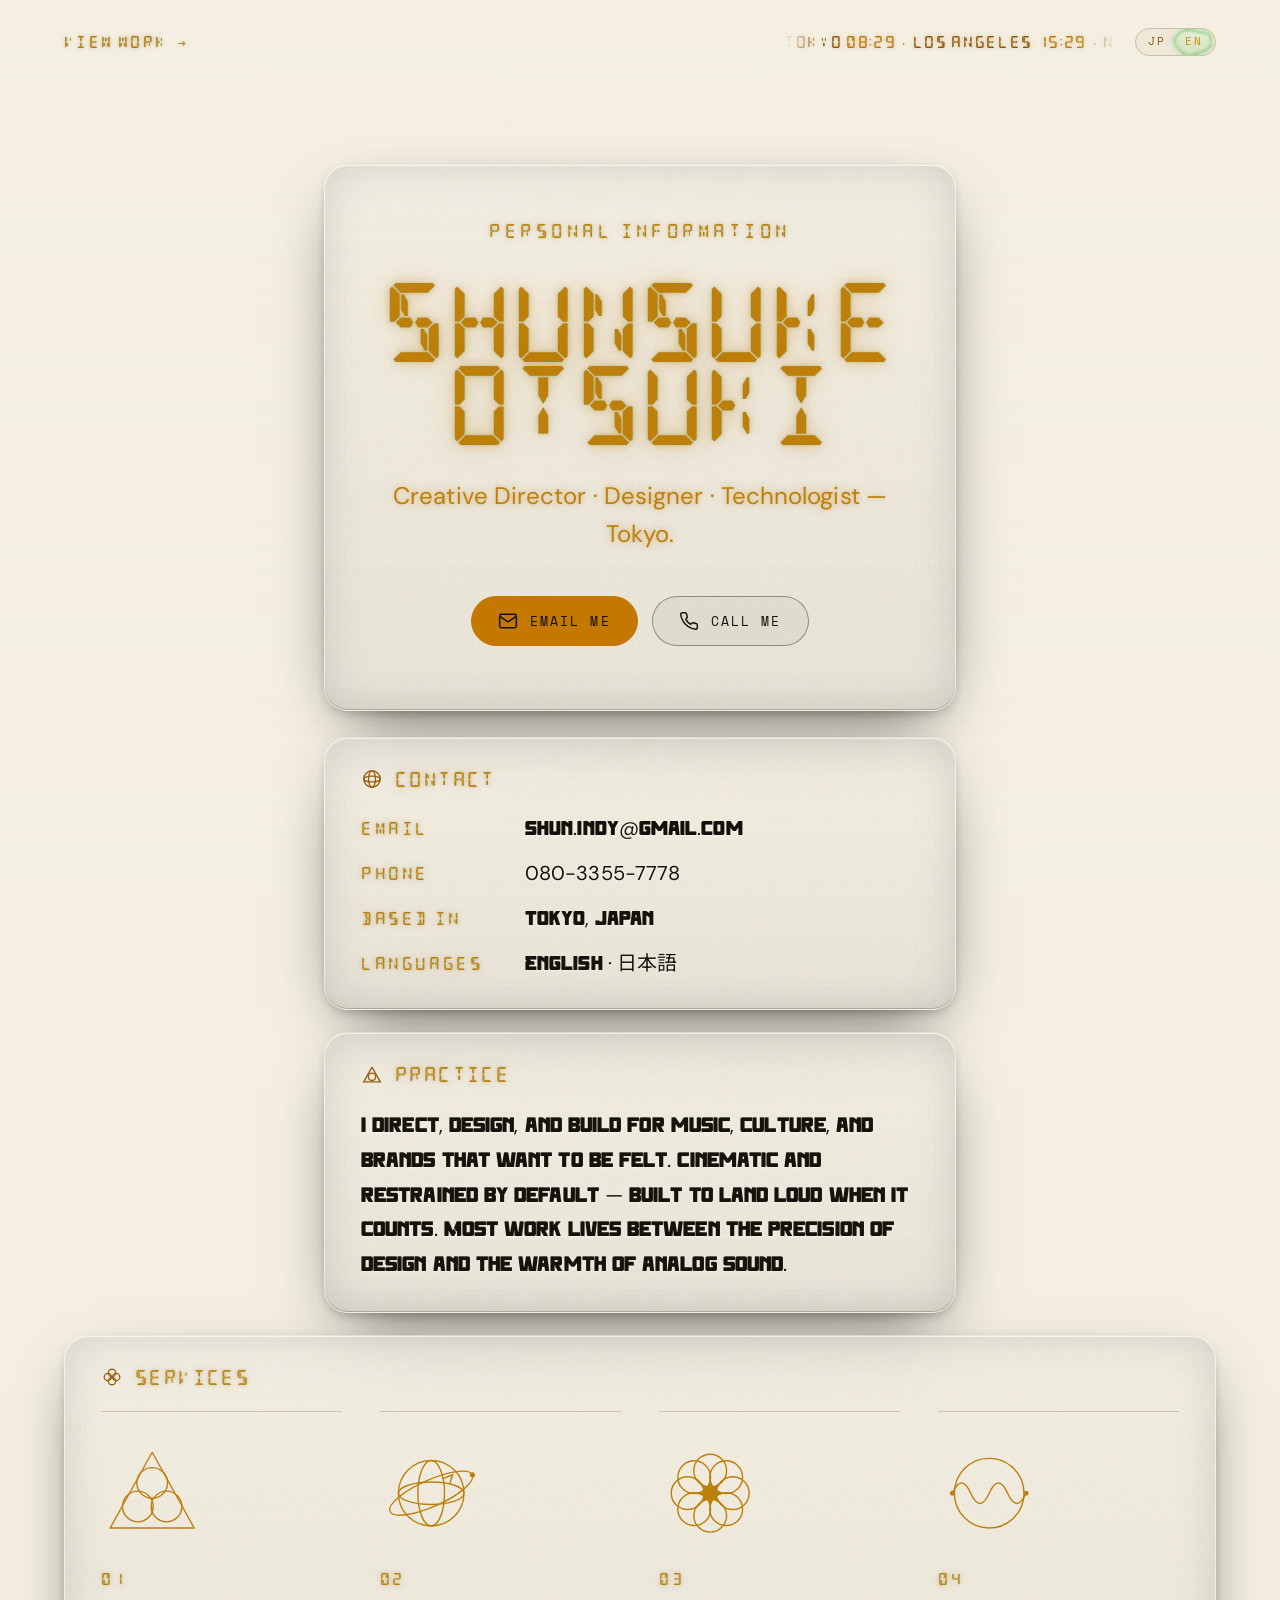
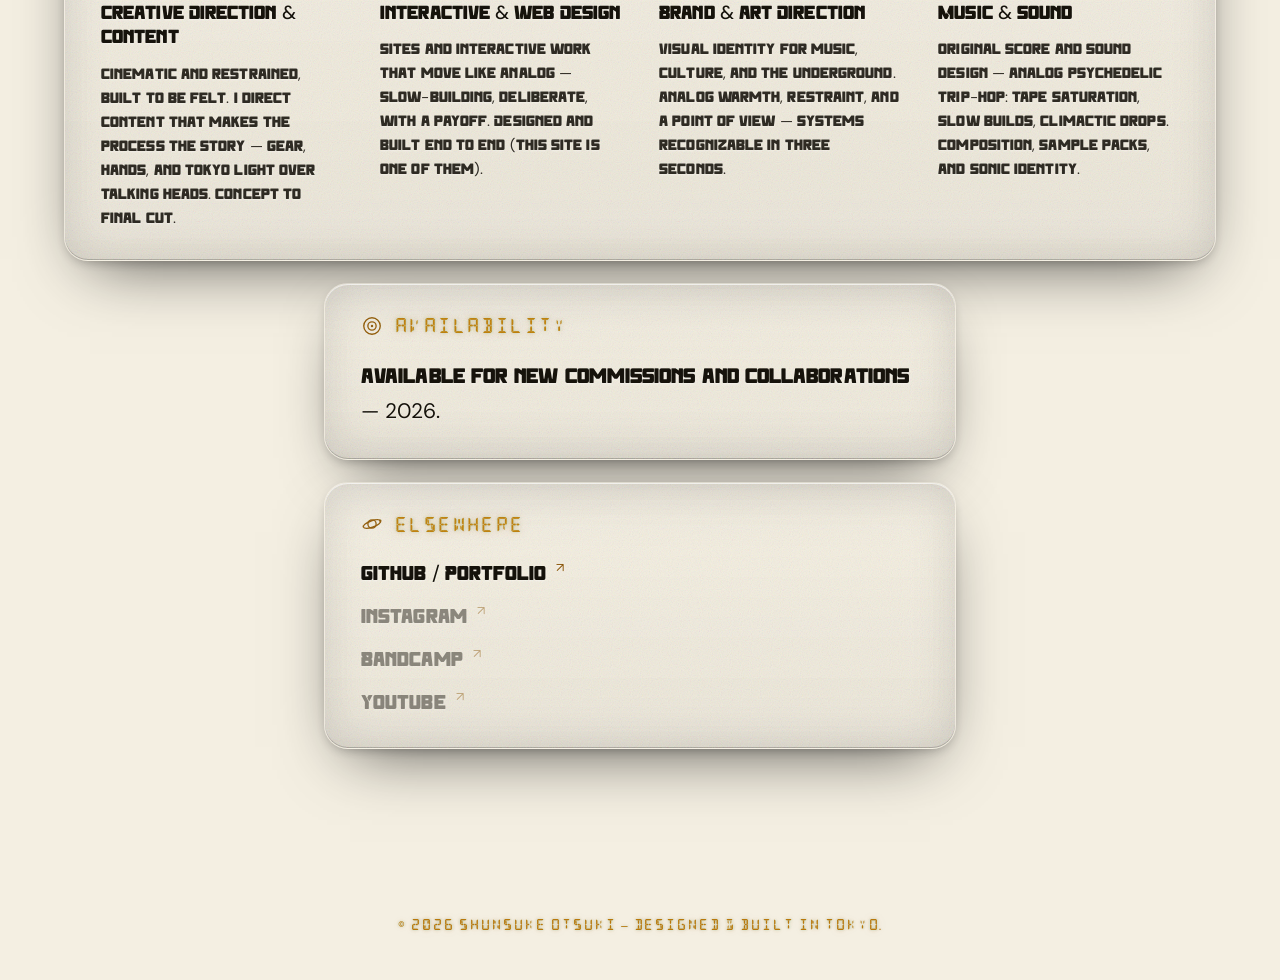
<file: index.html>
<!doctype html>
<html lang="en">
<head>
  <meta charset="utf-8" />
  <meta name="viewport" content="width=device-width, initial-scale=1, viewport-fit=cover" />
  <meta name="color-scheme" content="dark" />
  <title>Shunsuke Otsuki — Creative Director · Designer · Technologist</title>
  <meta name="description" content="Shunsuke Otsuki — Tokyo-based creative director, designer, technologist. Design, motion, and sound, made to feel analog." />

  <link rel="icon" href="data:image/svg+xml;utf8,<svg xmlns='http://www.w3.org/2000/svg' viewBox='0 0 32 32'><rect width='32' height='32' rx='6' fill='%230d0b07'/><circle cx='16' cy='16' r='6' fill='%23ffb01f'/></svg>" />
  <link rel="preconnect" href="https://fonts.googleapis.com" />
  <link rel="preconnect" href="https://fonts.gstatic.com" crossorigin />
  <link href="https://fonts.googleapis.com/css2?family=Archivo+Black&family=DM+Sans:wght@400;500&family=Noto+Sans+JP:wght@400;500;700&family=Space+Mono:wght@400;700&display=swap" rel="stylesheet" />

  <link rel="stylesheet" href="css/style.css?v=2026061308" />
  <link rel="stylesheet" href="css/info.css?v=2026061308" />

  <script>
    (function () {
      try {
        var saved = localStorage.getItem("portfolio-theme");
        var theme = saved || (window.matchMedia("(prefers-color-scheme: light)").matches ? "light" : "dark");
        document.documentElement.setAttribute("data-theme", theme);
      } catch (e) {
        document.documentElement.setAttribute("data-theme", "dark");
      }
    })();
  </script>
</head>
<body class="info-page">

  <!-- Looping background video. Muted + playsinline + autoplay so iOS
       Safari runs it. preload=metadata so the page paints fast and the
       video streams in. Dark/light scrim is applied via CSS overlay. -->
  <video class="info-bg-video" autoplay loop muted playsinline preload="metadata" aria-hidden="true">
    <source src="assets/video/hj-bg.mp4?v=20260614" type="video/mp4" />
  </video>
  <div class="info-bg-scrim" aria-hidden="true"></div>
  <div class="info-flash"    aria-hidden="true"></div>

  <a class="skip-link" href="#info-main">Skip to content</a>

  <header class="info-header">
    <div class="info-header__left">
      <a href="work.html" class="info-back" aria-label="View work">
        <span data-bind="infoWorkLabel">View Work</span>
        <span aria-hidden="true">→</span>
      </a>
    </div>
    <div class="info-header__right">
      <div class="info-meta world-ticker" aria-label="World clocks">
        <div class="world-ticker__belt">
          <span class="world-ticker__seq" data-ticker-seq>TOKYO --:--</span>
          <span class="world-ticker__seq" data-ticker-seq aria-hidden="true">TOKYO --:--</span>
        </div>
      </div>
      <div class="lang-toggle" role="group" aria-label="Switch site language" data-state="en">
        <span class="lang-toggle__indicator" aria-hidden="true"></span>
        <button type="button" class="lang-toggle__btn" data-lang="ja" aria-pressed="false">
          <span data-bind="langLabelJP">JP</span>
        </button>
        <button type="button" class="lang-toggle__btn" data-lang="en" aria-pressed="true">
          <span data-bind="langLabelEN">EN</span>
        </button>
      </div>
    </div>
  </header>

  <!-- Liquid SVG filter for the language toggle indicator (hidden, definition only). -->
  <svg class="svg-defs" aria-hidden="true" focusable="false" width="0" height="0">
    <defs>
      <filter id="liquid-toggle" x="-10%" y="-10%" width="120%" height="120%" color-interpolation-filters="sRGB">
        <feTurbulence type="fractalNoise" baseFrequency="0.05 0.05" numOctaves="1" seed="1" result="t" />
        <feGaussianBlur in="t" stdDeviation="2" result="bt" />
        <feDisplacementMap in="SourceGraphic" in2="bt" scale="14" xChannelSelector="R" yChannelSelector="B" result="d" />
        <feGaussianBlur in="d" stdDeviation="1.2" />
      </filter>
    </defs>
  </svg>

  <main id="info-main" class="info-main">

    <section class="info-hero glass is-lit">
      <p class="info-eyebrow" data-bind="infoEyebrow">Personal Information</p>
      <h1 class="info-name">Shunsuke Otsuki</h1>
      <p class="info-tagline" data-bind="infoTagline">Creative Director · Designer · Technologist — Tokyo.</p>

      <!-- Direct-action CTAs. mailto: opens default mail app, tel: opens
           the phone dialer on iOS/Android and FaceTime/Handoff on Mac. -->
      <div class="info-cta-row">
        <a class="info-cta info-cta--primary" href="mailto:shun.indy@gmail.com">
          <span class="info-cta__icon" aria-hidden="true">
            <svg viewBox="0 0 24 24" fill="none" stroke="currentColor" stroke-width="1.8" stroke-linecap="round" stroke-linejoin="round" width="20" height="20">
              <rect x="2" y="4" width="20" height="16" rx="2"/>
              <path d="m3 7 9 6 9-6"/>
            </svg>
          </span>
          <span class="info-cta__label" data-bind="infoEmailCta">Email Me</span>
        </a>
        <a class="info-cta info-cta--secondary" href="tel:+818033557778">
          <span class="info-cta__icon" aria-hidden="true">
            <svg viewBox="0 0 24 24" fill="none" stroke="currentColor" stroke-width="1.8" stroke-linecap="round" stroke-linejoin="round" width="20" height="20">
              <path d="M22 16.92v3a2 2 0 0 1-2.18 2 19.79 19.79 0 0 1-8.63-3.07 19.5 19.5 0 0 1-6-6 19.79 19.79 0 0 1-3.07-8.67A2 2 0 0 1 4.11 2h3a2 2 0 0 1 2 1.72 12.84 12.84 0 0 0 .7 2.81 2 2 0 0 1-.45 2.11L8.09 9.91a16 16 0 0 0 6 6l1.27-1.27a2 2 0 0 1 2.11-.45 12.84 12.84 0 0 0 2.81.7A2 2 0 0 1 22 16.92z"/>
            </svg>
          </span>
          <span class="info-cta__label" data-bind="infoCallCta">Call Me</span>
        </a>
      </div>
    </section>

    <section class="info-block info-block--contact glass reveal">
      <p class="info-block__label">
        <svg class="mini-logo" viewBox="0 0 24 24" fill="none" stroke="currentColor" stroke-width="1.5" aria-hidden="true">
          <circle class="draw" style="--d:0" cx="12" cy="12" r="9" pathLength="1"/>
          <ellipse class="draw" style="--d:1" cx="12" cy="12" rx="3.8" ry="9" pathLength="1"/>
          <ellipse class="draw" style="--d:2" cx="12" cy="12" rx="9" ry="3.2" pathLength="1"/>
        </svg>
        <span data-bind="infoLabelContact">Contact</span>
      </p>
      <ul class="info-list">
        <li>
          <span class="info-list__key" data-bind="infoKeyEmail">Email</span>
          <a class="info-list__val info-list__val--link" href="mailto:shun.indy@gmail.com">shun.indy@gmail.com</a>
        </li>
        <li>
          <span class="info-list__key" data-bind="infoKeyPhone">Phone</span>
          <a class="info-list__val info-list__val--link" href="tel:+818033557778">080-3355-7778</a>
        </li>
        <li>
          <span class="info-list__key" data-bind="infoKeyBased">Based in</span>
          <span class="info-list__val" data-bind="infoValBased">Tokyo, Japan</span>
        </li>
        <li>
          <span class="info-list__key" data-bind="infoKeyLanguages">Languages</span>
          <span class="info-list__val" data-bind="infoValLanguages">English · 日本語</span>
        </li>
      </ul>
    </section>

    <section class="info-block glass reveal">
      <p class="info-block__label">
        <svg class="mini-logo" viewBox="0 0 24 24" fill="none" stroke="currentColor" stroke-width="1.5" aria-hidden="true">
          <path class="draw" style="--d:0" d="M12 3.5 21 19.5 3 19.5 Z" pathLength="1"/>
          <circle class="draw" style="--d:1" cx="12" cy="14" r="4" pathLength="1"/>
        </svg>
        <span data-bind="infoLabelPractice">Practice</span>
      </p>
      <p class="info-prose" data-bind="infoPractice">
        I direct, design, and build for music, culture, and brands that want to be felt.
        Cinematic and restrained by default — built to land loud when it counts.
        Most work lives between the precision of design and the warmth of analog sound.
      </p>
    </section>

    <!-- Services — borndigital.be-style 4-up: each capability column carries
         a thin line-art logo that draws itself in on scroll, then keeps a
         slow ambient motion (transform-only, compositor cheap). -->
    <section class="info-block info-block--caps glass reveal">
      <p class="info-block__label">
        <svg class="mini-logo" viewBox="0 0 24 24" fill="none" stroke="currentColor" stroke-width="1.5" aria-hidden="true">
          <circle class="draw" style="--d:0" cx="12" cy="7.5"  r="4" pathLength="1"/>
          <circle class="draw" style="--d:1" cx="16.5" cy="12" r="4" pathLength="1"/>
          <circle class="draw" style="--d:2" cx="12" cy="16.5" r="4" pathLength="1"/>
          <circle class="draw" style="--d:3" cx="7.5" cy="12"  r="4" pathLength="1"/>
        </svg>
        <span data-bind="infoLabelServices">Services</span>
      </p>

      <ul class="info-caps">

        <!-- 01 — Creative Direction & Content · "Strategy" mark:
             three overlapping circles inside a triangle -->
        <li class="info-cap reveal">
          <svg class="cap-logo" viewBox="0 0 100 100" fill="none" stroke="currentColor" stroke-width="1.4" aria-hidden="true">
            <g class="cap-logo__spin cap-logo__spin--cluster">
              <circle class="draw" style="--d:0" cx="50" cy="40" r="15" pathLength="1"/>
              <circle class="draw" style="--d:1" cx="36" cy="63" r="15" pathLength="1"/>
              <circle class="draw" style="--d:2" cx="64" cy="63" r="15" pathLength="1"/>
            </g>
            <path class="draw" style="--d:3" d="M50 10 91 84 9 84 Z" pathLength="1"/>
          </svg>
          <span class="info-cap__num">01</span>
          <h2 class="info-cap__title" data-cap="0" data-cap-field="title">Creative Direction &amp; Content</h2>
          <p class="info-cap__note" data-cap="0" data-cap-field="note">Cinematic and restrained, built to be felt. I direct content that makes the process the story — gear, hands, and Tokyo light over talking heads. Concept to final cut.</p>
        </li>

        <!-- 02 — Interactive & Web Design · "Technology" mark:
             wireframe globe with a tilted orbit + satellite dot -->
        <li class="info-cap reveal">
          <svg class="cap-logo" viewBox="0 0 100 100" fill="none" stroke="currentColor" stroke-width="1.4" aria-hidden="true">
            <circle  class="draw" style="--d:0" cx="50" cy="50" r="32" pathLength="1"/>
            <ellipse class="draw" style="--d:1" cx="50" cy="50" rx="13" ry="32" pathLength="1"/>
            <ellipse class="draw" style="--d:2" cx="50" cy="50" rx="32" ry="11" pathLength="1"/>
            <g class="cap-logo__spin cap-logo__spin--orbit">
              <ellipse class="draw" style="--d:3" cx="50" cy="50" rx="44" ry="13" transform="rotate(-24 50 50)" pathLength="1"/>
              <circle class="cap-logo__dot" cx="90.2" cy="32.1" r="2.6" fill="currentColor" stroke="none"/>
            </g>
            <path class="draw" style="--d:4" d="M61 36l10-4-3 9" pathLength="1"/>
          </svg>
          <span class="info-cap__num">02</span>
          <h2 class="info-cap__title" data-cap="1" data-cap-field="title">Interactive &amp; Web Design</h2>
          <p class="info-cap__note" data-cap="1" data-cap-field="note">Sites and interactive work that move like analog — slow-building, deliberate, with a payoff. Designed and built end to end (this site is one of them).</p>
        </li>

        <!-- 03 — Brand & Art Direction · "Design" mark:
             eight-circle flower with a filled eight-point star core -->
        <li class="info-cap reveal">
          <svg class="cap-logo" viewBox="0 0 100 100" fill="none" stroke="currentColor" stroke-width="1.4" aria-hidden="true">
            <circle class="draw" style="--d:0" cx="72"   cy="50"   r="16" pathLength="1"/>
            <circle class="draw" style="--d:1" cx="65.6" cy="65.6" r="16" pathLength="1"/>
            <circle class="draw" style="--d:2" cx="50"   cy="72"   r="16" pathLength="1"/>
            <circle class="draw" style="--d:3" cx="34.4" cy="65.6" r="16" pathLength="1"/>
            <circle class="draw" style="--d:4" cx="28"   cy="50"   r="16" pathLength="1"/>
            <circle class="draw" style="--d:5" cx="34.4" cy="34.4" r="16" pathLength="1"/>
            <circle class="draw" style="--d:6" cx="50"   cy="28"   r="16" pathLength="1"/>
            <circle class="draw" style="--d:7" cx="65.6" cy="34.4" r="16" pathLength="1"/>
            <g class="cap-logo__spin cap-logo__spin--star">
              <path class="cap-logo__star" fill="currentColor" stroke="none" d="M50 35 52.3 44.46 60.61 39.39 55.54 47.7 65 50 55.54 52.3 60.61 60.61 52.3 55.54 50 65 47.7 55.54 39.39 60.61 44.46 52.3 35 50 44.46 47.7 39.39 39.39 47.7 44.46 Z"/>
            </g>
          </svg>
          <span class="info-cap__num">03</span>
          <h2 class="info-cap__title" data-cap="2" data-cap-field="title">Brand &amp; Art Direction</h2>
          <p class="info-cap__note" data-cap="2" data-cap-field="note">Visual identity for music, culture, and the underground. Analog warmth, restraint, and a point of view — systems recognizable in three seconds.</p>
        </li>

        <!-- 04 — Music & Sound · companion mark in the same lineage:
             circle with a breathing sine wave through the middle -->
        <li class="info-cap reveal">
          <svg class="cap-logo" viewBox="0 0 100 100" fill="none" stroke="currentColor" stroke-width="1.4" aria-hidden="true">
            <circle class="draw" style="--d:0" cx="50" cy="50" r="34" pathLength="1"/>
            <g class="cap-logo__wave">
              <path class="draw" style="--d:1" d="M14 50q9-20 18 0t18 0 18 0 18 0" pathLength="1"/>
            </g>
            <circle class="cap-logo__dot" cx="14" cy="50" r="2.4" fill="currentColor" stroke="none"/>
            <circle class="cap-logo__dot" cx="86" cy="50" r="2.4" fill="currentColor" stroke="none"/>
          </svg>
          <span class="info-cap__num">04</span>
          <h2 class="info-cap__title" data-cap="3" data-cap-field="title">Music &amp; Sound</h2>
          <p class="info-cap__note" data-cap="3" data-cap-field="note">Original score and sound design — analog psychedelic trip-hop: tape saturation, slow builds, climactic drops. Composition, sample packs, and sonic identity.</p>
        </li>

      </ul>
    </section>

    <section class="info-block glass reveal">
      <p class="info-block__label">
        <svg class="mini-logo" viewBox="0 0 24 24" fill="none" stroke="currentColor" stroke-width="1.5" aria-hidden="true">
          <circle class="draw" style="--d:0" cx="12" cy="12" r="9" pathLength="1"/>
          <circle class="draw" style="--d:1" cx="12" cy="12" r="4.5" pathLength="1"/>
          <circle cx="12" cy="12" r="1.3" fill="currentColor" stroke="none"/>
        </svg>
        <span data-bind="infoLabelAvailability">Availability</span>
      </p>
      <p class="info-prose" data-bind="infoAvailability">Available for new commissions and collaborations — 2026.</p>
    </section>

    <section class="info-block glass reveal">
      <p class="info-block__label">
        <svg class="mini-logo" viewBox="0 0 24 24" fill="none" stroke="currentColor" stroke-width="1.5" aria-hidden="true">
          <circle class="draw" style="--d:0" cx="12" cy="12" r="4.5" pathLength="1"/>
          <ellipse class="draw" style="--d:1" cx="12" cy="12" rx="10" ry="3.5" transform="rotate(-20 12 12)" pathLength="1"/>
          <circle cx="21" cy="8.5" r="1.3" fill="currentColor" stroke="none"/>
        </svg>
        <span data-bind="infoLabelElsewhere">Elsewhere</span>
      </p>
      <ul class="info-links">
        <li><a href="https://shunindy9.github.io/lemon-king-library" target="_blank" rel="noopener noreferrer">GitHub / Portfolio</a></li>
        <li><a href="#" data-todo>Instagram</a></li>
        <li><a href="#" data-todo>Bandcamp</a></li>
        <li><a href="#" data-todo>YouTube</a></li>
      </ul>
    </section>

  </main>

  <footer class="info-footer">
    <p>© <span id="info-year">—</span> Shunsuke Otsuki — <span data-bind="credit">Designed &amp; built in Tokyo.</span></p>
  </footer>

  <script defer src="js/config.js?v=2026061308"></script>
  <script defer src="js/info.js?v=2026061308"></script>
</body>
</html>
</file>
<file: css/style.css>
/* ===========================================================================
 * Self-hosted DSEG14 Classic Bold digital-clock face (SIL OFL).
 * Source: github.com/keshikan/DSEG v0.46. Only DSEG14 is shipped —
 * DSEG7 was tried first but its 7-segment letters read as encrypted
 * for non-numeric text. Latin-only via unicode-range so JP characters
 * fall through to Noto Sans JP. */
@font-face {
  font-family: "DSEG14 Classic";
  src: url("../assets/fonts/DSEG14Classic-Bold.woff2") format("woff2"),
       url("../assets/fonts/DSEG14Classic-Bold.ttf")   format("truetype");
  font-weight: 700;
  font-style: normal;
  font-display: swap;
  unicode-range: U+0020-007E, U+00A0-00FF;
}

/* Electroharmonix (Typodermic) — Latin glyphs drawn to read as katakana.
 * Used ONLY in Japanese mode: Latin fragments get the faux-JP face while
 * real kana/kanji fall through to Noto Sans JP via unicode-range. */
@font-face {
  font-family: "Electroharmonix";
  src: url("../assets/fonts/Electroharmonix.woff2") format("woff2"),
       url("../assets/fonts/Electroharmonix.otf")   format("opentype");
  font-display: swap;
  unicode-range: U+0020-007E;
}

/* Axzer Sports (demo) — the off-white body voice. Letters only: the
 * demo cut ships no digits, so numbers (phone, years) fall back to the
 * body stack per-glyph instead of rendering tofu. */
@font-face {
  font-family: "Axzer Sports";
  src: url("../assets/fonts/AxzerSportsDemo-Regular.woff2") format("woff2"),
       url("../assets/fonts/AxzerSportsDemo-Regular.otf")   format("opentype");
  font-display: swap;
  unicode-range: U+0041-005A, U+0061-007A;
}


/* ===========================================================================
 * Tokyo Analog — portfolio
 * Restraint is the flex. Warm, cinematic, quiet — alive in one place.
 * ======================================================================== */

/* ---------- Self-hosted display face ---------- */
/* Teleindicadores 1 — Spanish regional-train LED destination-board font
 * (5x7 dot matrix, public domain). Used only on the "board" UI layer:
 * clock, section indices, TOKYO/JST tags, scroll cue, footer monos.
 * `unicode-range` restricts it to Latin-1 so per-glyph fallback to Noto
 * Sans JP fires automatically on any Japanese character. */
@font-face {
  font-family: "Teleindicadores";
  src: url("../assets/fonts/Teleindicadores1.woff2") format("woff2"),
       url("../assets/fonts/Teleindicadores1.ttf")   format("truetype");
  font-weight: 400;
  font-style: normal;
  font-display: swap;
  unicode-range: U+0020-007E, U+00A0-00FF;
}

/* ---------- Tokens ---------- */
:root {
  --bg:        #0d0b07;
  --panel:     #16130c;
  --panel-2:   #1d190f;
  --hairline:  #2c2718;

  --text:      #efe6cf;
  --muted:     #8c8266;
  --muted-2:   #6c6450;

  /* Neon palette — repurposed warm tokens for the neon spectrum.
     The dark theme is the default; :root[data-theme="light"] below overrides
     the surface/text tokens. The neon accents stay the brand across themes. */
  --amber:     #39ff14;   /* neon green   (primary accent) */
  --burnt:     #00f0ff;   /* neon cyan    (RGB partner)    */
  --lemon:     #ff14d4;   /* neon magenta (RGB partner)    */
  --neon-red:  #ff003c;
  --green:     #39ff14;   /* status dot */

  --accent:        var(--amber);
  --accent-glow-1: rgba( 57, 255,  20, 0.75);   /* green */
  --accent-glow-2: rgba(  0, 240, 255, 0.45);   /* cyan  */
  --accent-glow-3: rgba(255,  20, 212, 0.35);   /* magenta */

  /* Sodium-vapor amber — the "quiet and loud" signature. Tokyo streetlight
   * at 3am. Used sparingly: JST clock, link hover, the single hero loud beat. */
  --accent-amber:      #ffb01f;
  --accent-amber-glow: rgba(255, 176, 31, 0.55);

  --font-display: "Archivo Black", "Noto Sans JP", "Helvetica Neue", Arial, sans-serif;
  --font-mono:    "Space Mono", ui-monospace, SFMono-Regular, Menlo, monospace;
  --font-body:    "DM Sans", "Noto Sans JP", -apple-system, BlinkMacSystemFont, "Segoe UI", sans-serif;
  --font-jp:      "Noto Sans JP", "Hiragino Kaku Gothic ProN", "Yu Gothic", sans-serif;

  /* LED-board font + idle (dim) palette. The "always-off" LED state. */
  --font-board:    "Teleindicadores", "Space Mono", "Noto Sans JP", ui-monospace, monospace;
  --board-dim:      rgba(239, 230, 207, 0.62);   /* --text @ ~62% — visible LED-off */
  --board-dim-glow: rgba(239, 230, 207, 0.28);

  --measure: 60ch;
  --pad-x: clamp(24px, 5.4vw, 64px);
  --pad-y: clamp(88px, 13vw, 176px);

  --ease-out:  cubic-bezier(0.2, 0.7, 0.1, 1);
  --ease-soft: cubic-bezier(0.33, 1, 0.68, 1);
  /* Anime snap — overshoot/bounce for the cockpit deck + control button. */
  --ease-snap: cubic-bezier(0.34, 1.56, 0.64, 1);

  /* ----- Analog Liquid Glass design language (Phase 1 upgrade) -----
   * Legibility-first: the tint alpha is the contrast guarantee; blur and
   * highlights are mood. Tune --glass-tint alpha 0.30–0.55 if a video
   * frame ever defeats the contrast target. */
  --ink:        #F2F5F8;                    /* off-white body copy        */
  --neo-amber:  #FFB35C;                    /* warm analog-bulb halo      */
  --neo-cyan:   #4FD6E0;                    /* CRT rim light              */
  --space:      #0A0E14;                    /* deep-space surface         */
  --glass-blur:      24px;                   /* deep frost = premium glass */
  --glass-tint:      rgba(10, 14, 20, 0.34);
  --glass-tint-flat: rgba(10, 14, 20, 0.44); /* no-blur fallback variant   */
  --glass-radius:    24px;
  --glass-highlight: rgba(255, 255, 255, 0.14);
}

/* ===========================================================================
 * LIGHT THEME — applied when <html data-theme="light">. The accent + neon
 * tokens stay; only surface, text, and hairline shift so the brand persists.
 * A deeper, more saturated green is swapped in for the CTA on light surfaces.
 * ======================================================================== */
:root[data-theme="light"] {
  --bg:        #f4efe2;
  --panel:     #ece6d5;
  --panel-2:   #e1dac5;
  --hairline:  #c7bfa6;

  --text:      #14110a;
  --muted:     #6a624d;
  --muted-2:   #8a8268;

  --green:     #1fa800;        /* status dot — deeper green on light */
  --accent:    #1fa800;        /* deeper accent for legibility       */
  --amber:     #1fa800;
  --burnt:     #00a8b8;
  --lemon:     #c01494;

  --accent-glow-1: rgba( 31, 168,   0, 0.55);
  --accent-glow-2: rgba(  0, 168, 184, 0.30);
  --accent-glow-3: rgba(192,  20, 148, 0.22);

  --accent-amber:      #c47800;        /* deeper amber for AA on cream */
  --accent-amber-glow: rgba(196, 120, 0, 0.40);

  /* Inked-board idle for light theme — dark glyphs on cream. */
  --board-dim:      rgba(20, 17, 10, 0.72);
  --board-dim-glow: rgba(20, 17, 10, 0.30);

  /* Liquid glass on cream — clearer tint, ink text. */
  --ink:             #14110a;
  --neo-amber:       #b86a14;
  --neo-cyan:        #0d7e8a;
  --glass-tint:      rgba(244, 239, 226, 0.42);
  --glass-tint-flat: rgba(244, 239, 226, 0.52);
  --glass-highlight: rgba(255, 255, 255, 0.65);
}
:root[data-theme="light"] body { color-scheme: light; }

/* ===========================================================================
 * JAPANESE TYPOGRAPHY — tuned independently from the Latin stack.
 * Japanese benefits from more breathing room (line-height 1.7+) and a
 * slightly wider letter-spacing than DM Sans wants. Display kept tight.
 * ======================================================================== */
:lang(ja) {
  font-family: var(--font-jp);
  line-height: 1.75;
  letter-spacing: 0.02em;
  font-feature-settings: "palt" 1;  /* proportional kana so punctuation sits naturally */
}
:lang(ja) .hero__name,
:lang(ja) .section__title {
  font-family: var(--font-jp);
  font-weight: 700;
  letter-spacing: 0.01em;
  line-height: 1.15;
}
:lang(ja) .eyebrow,
:lang(ja) .nav-label,
:lang(ja) .hero__role {
  letter-spacing: 0.08em;  /* easier on uppercase JP; less than the Latin 0.18em */
}
:lang(ja) .hero__bio { max-width: 24ch; }
:lang(ja) .about__text,
:lang(ja) .contact__intro { line-height: 1.85; }

/* ---------- Reset ---------- */
*, *::before, *::after { box-sizing: border-box; }
html, body { margin: 0; padding: 0; }
html { -webkit-text-size-adjust: 100%; }
img, canvas, svg, video { display: block; max-width: 100%; }
button { font: inherit; background: none; border: 0; color: inherit; cursor: pointer; }
a { color: inherit; text-decoration: none; }
ul { margin: 0; padding: 0; list-style: none; }

/* Background moves to <html> so the fixed shader sits in front of it but
 * behind body content. Body itself is transparent — the shader is the page
 * background everywhere now, with section-level overlays for legibility. */
html { background: var(--bg); }
body {
  background: transparent;
  color: var(--text);
  font-family: var(--font-body);
  font-size: clamp(15px, 1.05vw + 11px, 17px);
  line-height: 1.55;
  font-weight: 400;
  letter-spacing: 0.005em;
  -webkit-font-smoothing: antialiased;
  -moz-osx-font-smoothing: grayscale;
  min-height: 100vh;
  overflow-x: hidden;
}

/* Lenis ----------------------------------------------------------- */
html.lenis, html.lenis body { height: auto; }
.lenis.lenis-smooth { scroll-behavior: auto !important; }
.lenis.lenis-smooth [data-lenis-prevent] { overscroll-behavior: contain; }
.lenis.lenis-stopped { overflow: clip; }
.lenis.lenis-scrolling iframe { pointer-events: none; }

/* ---------- A11y ---------- */
.skip-link {
  position: absolute;
  left: -9999px;
  top: 0;
  background: var(--accent);
  color: var(--bg);
  padding: 10px 14px;
  font-family: var(--font-mono);
  font-size: 13px;
  z-index: 100;
}
.skip-link:focus { left: 12px; top: 12px; }

:focus-visible {
  outline: 2px solid var(--accent);
  outline-offset: 3px;
  border-radius: 2px;
}

/* ---------- Mask reveal primitive ---------- */
.mask {
  display: inline-block;
  overflow: hidden;
  vertical-align: bottom;
  line-height: 1;
}
.hero__name.mask,
.hero__role.mask,
.hero__bio.mask,
.eyebrow.mask {
  display: block;
}
.mask__inner {
  display: inline-block;
  will-change: transform;
}
body.is-loading .mask__inner { transform: translateY(110%); }

/* ---------- Header / Nav ---------- */
.site-header {
  position: fixed;
  inset: 0 0 auto 0;
  display: flex;
  align-items: center;
  justify-content: space-between;
  padding: 18px var(--pad-x);
  z-index: 20;
  background: linear-gradient(180deg, rgba(13,11,7,0.78), rgba(13,11,7,0));
  backdrop-filter: blur(8px);
  -webkit-backdrop-filter: blur(8px);
}
.site-header__left {
  display: flex;
  align-items: center;
  gap: 18px;
}
.site-mark {
  font-family: var(--font-mono);
  font-size: 13px;
  letter-spacing: 0.08em;
  color: var(--text);
  text-transform: uppercase;
  max-width: 22ch;
  overflow: hidden;
  text-overflow: ellipsis;
  white-space: nowrap;
}
@media (max-width: 520px) {
  .site-mark { display: none; }
  .site-header__left { gap: 0; }
}

/* Status pill ----------------------------------- */
.status {
  display: inline-flex;
  align-items: center;
  gap: 8px;
  font-family: var(--font-mono);
  font-size: 11px;
  letter-spacing: 0.18em;
  color: var(--muted);
  text-transform: uppercase;
}
.status[hidden] { display: none; }
.status__dot {
  width: 8px;
  height: 8px;
  border-radius: 50%;
  background: var(--green);
  position: relative;
  box-shadow: 0 0 6px rgba(57, 255, 20, 0.85);
  animation: statusPulse 2200ms var(--ease-soft) infinite;
}
@keyframes statusPulse {
  0%   { box-shadow: 0 0 6px 0 rgba(57, 255, 20, 0.55); }
  70%  { box-shadow: 0 0 6px 12px rgba(57, 255, 20, 0); }
  100% { box-shadow: 0 0 6px 0 rgba(57, 255, 20, 0); }
}
@media (max-width: 720px) {
  .status__label { display: none; }
}

/* Nav ------------------------------------------- */
.site-nav {
  display: flex;
  gap: clamp(16px, 2.8vw, 32px);
  align-items: center;
}
.site-nav a {
  position: relative;
  display: inline-flex;
  align-items: baseline;
  gap: 6px;
  font-family: var(--font-mono);
  font-size: 13px;
  letter-spacing: 0.08em;
  color: var(--muted);
  text-transform: uppercase;
  transition: color 240ms var(--ease-out);
  padding-bottom: 2px;
  white-space: nowrap;
}
.site-nav .nav-label { white-space: nowrap; }
@media (max-width: 640px) {
  .site-nav { gap: 10px; }
  .site-nav .nav-idx { display: none; }
  .site-nav a { font-size: 11.5px; letter-spacing: 0.06em; }
  .site-nav .nav-cta { padding: 6px 10px; }
}
.site-nav a .nav-idx {
  /* font-size, color, font-family owned by the board-text block (end of file). */
  transform: translateY(-3px);
  transition: color 240ms var(--ease-out);
}
.site-nav a:not(.nav-cta)::after {
  content: "";
  position: absolute;
  left: 0; right: 0; bottom: -2px;
  height: 1px;
  background: currentColor;
  transform: scaleX(0);
  transform-origin: left;
  transition: transform 420ms var(--ease-soft);
}
.site-nav a:not(.nav-cta):hover::after,
.site-nav a:not(.nav-cta):focus-visible::after { transform: scaleX(1); }
.site-nav a:hover,
.site-nav a:focus-visible { color: var(--text); }
/* nav-idx hover color owned by the board-text RGB cycle (see end of file). */
.site-nav .nav-cta {
  color: var(--text);
  padding: 8px 14px 8px 14px;
  border: 1px solid var(--hairline);
  border-radius: 999px;
  transition: border-color 240ms var(--ease-out), color 240ms var(--ease-out), background 240ms var(--ease-out);
  will-change: transform;
}
.site-nav .nav-cta:hover,
.site-nav .nav-cta:focus-visible {
  border-color: var(--accent);
  color: var(--accent);
}

/* ---------- Eyebrow label ---------- */
.eyebrow {
  font-family: var(--font-mono);
  font-size: 12px;
  letter-spacing: 0.18em;
  text-transform: uppercase;
  color: var(--muted);
  margin: 0 0 22px;
}

/* ---------- Shader background host (always fixed, body-level) ---------- */
.hero__visual-host {
  position: fixed;
  inset: 0;
  z-index: -1;
  pointer-events: none;
}
.hero__visual-host .hero__visual {
  position: absolute;
  inset: 0;
  z-index: 0;
}
.hero__visual-host canvas {
  width: 100%;
  height: 100%;
}

/* Section overlays for legibility over the live shader.
 * Hero stays transparent (shader is the hero atmosphere). Other sections get
 * a tinted semi-transparent veil so text stays readable. */
#capabilities,
#about,
#contact {
  background: rgba(13, 11, 7, 0.78);
  /* backdrop-filter blur removed — at 2px it was invisible behind a
   * 0.72-alpha veil but was triggering three full-viewport blur passes
   * in diagonal mode (all four panels coexist). Bumped alpha to 0.78
   * to compensate for the lost softening. */
}
.site-footer {
  background: rgba(13, 11, 7, 0.92);
  backdrop-filter: blur(3px);
  -webkit-backdrop-filter: blur(3px);
}
:root[data-theme="light"] #capabilities,
:root[data-theme="light"] #about,
:root[data-theme="light"] #contact {
  background: rgba(244, 239, 226, 0.80);
}
:root[data-theme="light"] .site-footer {
  background: rgba(244, 239, 226, 0.92);
}

/* ---------- HERO ---------- */
.hero {
  position: relative;
  min-height: 100svh;
  min-height: 100vh;
  display: flex;
  align-items: center;
  justify-content: center;
  padding: 0 var(--pad-x);
  overflow: hidden;
  isolation: isolate;
}

.hero__visual {
  position: absolute;
  inset: 0;
  z-index: -1;
}
.hero__visual canvas {
  width: 100%;
  height: 100%;
  display: block;
}

/* .hero__grain removed — body-level .page-grain covers the same area
 * and stacking two grain overlays was double work for no visual gain. */
.hero__grain { display: none; }

.hero__vignette {
  position: absolute;
  inset: 0;
  pointer-events: none;
  background:
    radial-gradient(120% 80% at 50% 38%, transparent 36%, rgba(8,8,10,0.68) 100%),
    linear-gradient(180deg, rgba(13,11,7,0.0) 55%, rgba(13,11,7,0.95) 100%);
}

.hero__inner {
  position: relative;
  z-index: 1;
  max-width: 920px;
  width: 100%;
  margin: 0 auto;
  /* Slight optical compensation — proper-noun headlines in Archivo Black
   * read heavier on the right (k, i ascenders + descenders); a small
   * left nudge re-centers the apparent visual weight. */
  padding: 132px 1.5ch 96px 0;
  text-align: center;
  will-change: transform;
}
.hero__name {
  font-family: var(--font-display);
  font-weight: 400;
  font-size: clamp(44px, 8.4vw, 120px);
  line-height: 0.92;
  letter-spacing: -0.03em;
  margin: 0 0 22px;
  color: var(--text);
}
.hero__role {
  font-family: var(--font-mono);
  font-size: clamp(12px, 1.1vw + 8px, 15px);
  letter-spacing: 0.18em;
  text-transform: uppercase;
  color: var(--accent);
  margin: 0 0 36px;
  text-shadow:
    0 0 6px rgba(57, 255, 20, 0.55),
    0 0 14px rgba(0, 240, 255, 0.25);
}
.hero__bio {
  font-family: var(--font-body);
  font-size: clamp(20px, 1.6vw + 12px, 28px);
  line-height: 1.35;
  color: var(--text);
  max-width: 30ch;
  margin: 0 auto;
  font-weight: 400;
  letter-spacing: -0.005em;
}

.scroll-cue {
  position: absolute;
  left: 50%;
  bottom: 36px;
  transform: translateX(-50%);
  display: flex;
  flex-direction: column;
  align-items: center;
  gap: 10px;
  color: var(--muted);
  z-index: 1;
}
.scroll-cue__label {
  font-family: var(--font-mono);
  font-size: 11px;
  letter-spacing: 0.24em;
  text-transform: uppercase;
}
.scroll-cue__line {
  width: 1px;
  height: 48px;
  background: linear-gradient(180deg, var(--muted), transparent);
  position: relative;
  overflow: hidden;
}
.scroll-cue__line::after {
  content: "";
  position: absolute;
  inset: 0;
  background: linear-gradient(180deg, var(--accent), transparent);
  transform: translateY(-100%);
  animation: cueDrop 2200ms var(--ease-out) infinite;
}
@keyframes cueDrop {
  0%   { transform: translateY(-100%); }
  60%  { transform: translateY(100%); }
  100% { transform: translateY(100%); }
}

/* Hero meta — bottom-right editorial detail. */
.hero__meta {
  position: absolute;
  bottom: 32px;
  right: var(--pad-x);
  display: flex;
  flex-direction: column;
  align-items: flex-end;
  gap: 4px;
  font-family: var(--font-mono);
  font-size: 11px;
  letter-spacing: 0.18em;
  color: var(--muted-2);
  text-transform: uppercase;
  z-index: 1;
}
.hero__meta-line { white-space: nowrap; }
.jst-clock {
  font-variant-numeric: tabular-nums;
  color: var(--accent-amber);
  text-shadow: 0 0 8px var(--accent-amber-glow);
}
@media (max-width: 640px) {
  .hero__meta {
    right: auto;
    left: var(--pad-x);
    bottom: 100px;
    align-items: flex-start;
  }
  .scroll-cue { bottom: 30px; }
}

/* ---------- Sections (shared) ---------- */
.section {
  padding: var(--pad-y) var(--pad-x);
  position: relative;
}
.section + .section { border-top: 1px solid var(--hairline); }
.section__inner {
  max-width: 1180px;
  margin: 0 auto;
}
.section__title {
  font-family: var(--font-display);
  font-weight: 400;
  font-size: clamp(32px, 4.6vw, 60px);
  line-height: 1.04;
  letter-spacing: -0.015em;
  color: var(--text);
  margin: 0 0 52px;
  max-width: 18ch;
}
.section__title .mask { display: block; }

/* ---------- Capabilities ---------- */
.cap-grid {
  display: grid;
  grid-template-columns: 1fr;
  gap: 1px;
  background: var(--hairline);
  border-top: 1px solid var(--hairline);
  border-bottom: 1px solid var(--hairline);
}
@media (min-width: 720px) {
  .cap-grid { grid-template-columns: repeat(2, 1fr); }
}
.cap-grid__item {
  position: relative;
  background: var(--bg);
  padding: 36px 32px 32px;
  display: flex;
  flex-direction: column;
  gap: 8px;
  overflow: hidden;
  transition: background 420ms var(--ease-soft);
}
.cap-grid__item::before { /* accent top line */
  content: "";
  position: absolute;
  left: 0; top: 0;
  height: 1px;
  width: 100%;
  background: var(--accent);
  transform: scaleX(0);
  transform-origin: left;
  transition: transform 540ms var(--ease-soft);
}
.cap-grid__item:hover {
  background: var(--panel);
}
.cap-grid__item:hover::before { transform: scaleX(1); }
.cap-grid__num {
  font-family: var(--font-mono);
  font-size: 11px;
  letter-spacing: 0.2em;
  color: var(--muted-2);
  transition: color 320ms var(--ease-out), transform 420ms var(--ease-soft);
}
.cap-grid__item:hover .cap-grid__num {
  /* color owned by the board-text RGB cycle (see end of file). */
  transform: translateY(-2px);
}
.cap-grid__row {
  display: flex;
  align-items: baseline;
  justify-content: space-between;
  gap: 18px;
  margin: 6px 0 2px;
}
.cap-grid__title {
  font-family: var(--font-display);
  font-weight: 400;
  font-size: clamp(22px, 2.6vw, 30px);
  line-height: 1.06;
  letter-spacing: -0.01em;
  color: var(--text);
  margin: 0;
}
.cap-grid__arrow {
  font-family: var(--font-body);
  font-size: 22px;
  color: var(--accent);
  opacity: 0;
  transform: translate(-6px, 4px);
  transition: opacity 420ms var(--ease-soft), transform 480ms var(--ease-soft);
}
.cap-grid__item:hover .cap-grid__arrow {
  opacity: 1;
  transform: translate(0, 0);
}
.cap-grid__note {
  font-size: 15px;
  color: var(--muted);
  max-width: 36ch;
  margin: 0;
}
.cap-grid__detail {
  font-family: var(--font-mono);
  font-size: 12px;
  letter-spacing: 0.06em;
  color: var(--muted-2);
  margin: 14px 0 0;
  max-height: 0;
  opacity: 0;
  overflow: hidden;
  transition: max-height 520ms var(--ease-soft), opacity 380ms var(--ease-soft), margin 520ms var(--ease-soft);
}
.cap-grid__item:hover .cap-grid__detail {
  max-height: 60px;
  opacity: 1;
}

/* ---------- About ---------- */
.about__inner {
  display: grid;
  grid-template-columns: 1fr;
  gap: 48px;
  align-items: start;
}
@media (min-width: 880px) {
  .about__inner { grid-template-columns: 5fr 7fr; gap: 72px; }
}
.about__media {
  position: relative;
  aspect-ratio: 4 / 5;
  background:
    linear-gradient(135deg, var(--panel-2), var(--panel)),
    var(--panel);
  border: 1px solid var(--hairline);
  overflow: hidden;
}
.about__media::after {
  content: "Portrait";
  position: absolute;
  bottom: 14px;
  left: 14px;
  font-family: var(--font-mono);
  font-size: 11px;
  letter-spacing: 0.2em;
  text-transform: uppercase;
  color: var(--muted);
}
.about__media img {
  width: 100%;
  height: 100%;
  object-fit: cover;
}
.about__media:has(img)::after { display: none; }
.about__text {
  font-size: clamp(18px, 1.2vw + 10px, 21px);
  line-height: 1.6;
  color: var(--text);
  max-width: var(--measure);
  margin: 0;
}

/* ---------- Contact ---------- */
.contact__inner { text-align: left; }
.contact__intro {
  font-size: clamp(17px, 1.0vw + 10px, 19px);
  line-height: 1.6;
  color: var(--text);
  max-width: var(--measure);
  margin: 0 0 28px;
}
.cta {
  display: inline-flex;
  align-items: center;
  gap: 12px;
  padding: 20px 30px;
  background: var(--accent);
  color: #001a05;
  font-family: var(--font-mono);
  font-weight: 700;
  font-size: 14px;
  letter-spacing: 0.14em;
  text-transform: uppercase;
  border-radius: 999px;
  transition: background 280ms var(--ease-out), box-shadow 280ms var(--ease-out);
  will-change: transform;
  box-shadow:
    0 0 14px var(--accent-glow-1),
    0 0 28px var(--accent-glow-2),
    0 0 48px var(--accent-glow-3);
}
.cta::after {
  content: "↗";
  font-family: var(--font-body);
  font-size: 18px;
}
.cta:hover {
  background: #5cff3e;
  box-shadow:
    0 0 18px var(--accent-glow-1),
    0 0 38px var(--accent-glow-2),
    0 0 64px var(--accent-glow-3);
}

.link-row {
  display: flex;
  flex-wrap: wrap;
  gap: 18px 32px;
  margin-top: 64px;
  padding-top: 32px;
  border-top: 1px solid var(--hairline);
}
.link-row a {
  position: relative;
  font-family: var(--font-mono);
  font-size: 13px;
  letter-spacing: 0.1em;
  text-transform: uppercase;
  color: var(--muted);
  display: inline-flex;
  align-items: center;
  gap: 8px;
  transition: color 240ms var(--ease-out);
}
.link-row a::after {
  content: "→";
  transition: transform 240ms var(--ease-out);
}
.link-row a:hover,
.link-row a:focus-visible {
  color: var(--accent-amber);
  text-shadow: 0 0 12px var(--accent-amber-glow);
}
.link-row a:hover::after { transform: translateX(4px); }

/* ---------- Footer ---------- */
.site-footer {
  padding: 64px var(--pad-x) 32px;
  border-top: 1px solid var(--hairline);
  overflow: hidden;
}
.site-footer__top {
  max-width: 1180px;
  margin: 0 auto;
  display: flex;
  flex-wrap: wrap;
  align-items: center;
  justify-content: space-between;
  gap: 24px;
  padding-bottom: 40px;
}
.site-footer__email {
  font-family: var(--font-display);
  font-size: clamp(22px, 2.6vw, 32px);
  color: var(--text);
  letter-spacing: -0.01em;
}
.site-footer__email:hover { color: var(--accent); }
.back-to-top {
  display: inline-flex;
  align-items: center;
  gap: 10px;
  font-family: var(--font-mono);
  font-size: 12px;
  letter-spacing: 0.18em;
  text-transform: uppercase;
  color: var(--muted);
  padding: 10px 16px;
  border: 1px solid var(--hairline);
  border-radius: 999px;
  transition: color 240ms var(--ease-out), border-color 240ms var(--ease-out);
}
.back-to-top:hover {
  color: var(--text);
  border-color: var(--muted);
}
.back-to-top__arrow {
  display: inline-block;
  transition: transform 320ms var(--ease-soft);
}
.back-to-top:hover .back-to-top__arrow { transform: translateY(-3px); }

/* The repeated wordmark band — quiet closing beat. */
.site-footer__wordmark {
  font-family: var(--font-display);
  font-size: clamp(72px, 18vw, 220px);
  line-height: 0.85;
  letter-spacing: -0.04em;
  color: transparent;
  -webkit-text-stroke: 1px var(--hairline);
  text-align: center;
  margin: 24px 0 32px;
  white-space: nowrap;
  overflow: hidden;
  user-select: none;
}
.site-footer__meta {
  max-width: 1180px;
  margin: 0 auto;
  display: flex;
  flex-wrap: wrap;
  justify-content: space-between;
  gap: 12px 32px;
  padding-top: 24px;
  border-top: 1px solid var(--hairline);
}
.site-footer__credit,
.site-footer__clock,
.site-footer__year {
  font-family: var(--font-mono);
  font-size: 12px;
  letter-spacing: 0.14em;
  color: var(--muted);
  text-transform: uppercase;
  margin: 0;
}

/* ---------- Pulse-beam wrapper (CTA + Back-to-top) ---------- */
.pulse-beam {
  position: relative;
  display: inline-block;
  padding: 8px;
  isolation: isolate;
}
.pulse-beam__svg {
  position: absolute;
  inset: 0;
  width: 100%;
  height: 100%;
  pointer-events: none;
  overflow: visible;
  z-index: 0;
}
.pulse-beam > .cta,
.pulse-beam > .back-to-top {
  position: relative;
  z-index: 1;
}
.pulse-beam__pulse {
  /* Single drop-shadow chain — was 4 stacked drop-shadow() filter passes
   * running every frame on each pulse-beam SVG path. The brand RGB
   * still reads through the gradient stops in the path itself; the
   * single green halo is enough for the neon hint. */
  filter: drop-shadow(0 0 8px rgba( 57, 255,  20, 0.85));
  will-change: stroke-dashoffset;
}

/* ---------- Hero name char dispersion ---------- */
.hero__name {
  cursor: pointer;
  user-select: none;
}
.hero__name .mask__inner {
  white-space: nowrap; /* prevent per-char wrapping introduced by inline-block spans */
}
.hero__name .char {
  display: inline-block;
  transform: translate(0, 0) rotate(0);
  transition: transform 0.75s cubic-bezier(0.33, 1, 0.68, 1);
  will-change: transform;
}
.hero__name.is-dispersed .char {
  transform: translate(var(--cx, 0), var(--cy, 0)) rotate(var(--cr, 0));
  z-index: 1;
}

/* ---------- JP / EN language toggle ---------- */
.lang-toggle {
  position: relative;
  display: inline-flex;
  align-items: center;
  height: 28px;
  padding: 2px;
  margin-left: clamp(8px, 1.6vw, 18px);
  border-radius: 999px;
  border: 1px solid var(--hairline);
  background: rgba(22, 19, 12, 0.55);
  backdrop-filter: blur(8px);
  -webkit-backdrop-filter: blur(8px);
  font-family: var(--font-mono);
  isolation: isolate;
  overflow: hidden;
}
.lang-toggle__indicator {
  position: absolute;
  top: 2px;
  left: 2px;
  width: calc(50% - 2px);
  height: calc(100% - 4px);
  background:
    linear-gradient(180deg, rgba(255, 255, 255, 0.08), rgba(255, 255, 255, 0.02)),
    rgba(57, 255, 20, 0.14);
  border: 1px solid rgba(57, 255, 20, 0.6);
  border-radius: 999px;
  filter: url("#liquid-toggle");
  transition: transform 460ms cubic-bezier(0.16, 1, 0.3, 1);
  z-index: 0;
  box-shadow:
    0 0 8px rgba(57, 255, 20, 0.45),
    0 0 14px rgba(0, 240, 255, 0.22);
}
.lang-toggle[data-state="en"] .lang-toggle__indicator { transform: translateX(100%); }
.lang-toggle[data-state="ja"] .lang-toggle__indicator { transform: translateX(0); }
.lang-toggle__btn {
  position: relative;
  z-index: 1;
  display: inline-flex;
  align-items: center;
  justify-content: center;
  min-width: 30px;
  height: 100%;
  padding: 0 10px;
  font-size: 11px;
  letter-spacing: 0.16em;
  text-transform: uppercase;
  color: var(--muted);
  border-radius: 999px;
  cursor: pointer;
  transition: color 240ms var(--ease-out);
}
.lang-toggle[data-state="en"] .lang-toggle__btn[data-lang="en"],
.lang-toggle[data-state="ja"] .lang-toggle__btn[data-lang="ja"] { color: var(--text); }
.lang-toggle__btn:focus-visible {
  outline: 2px solid var(--accent);
  outline-offset: 2px;
}
@media (max-width: 520px) {
  .lang-toggle { height: 26px; }
  .lang-toggle__btn { min-width: 26px; padding: 0 8px; font-size: 10.5px; }
}

/* ---------- Glitch translate effect ---------- */
.glitching {
  position: relative;
  text-shadow:
    1.5px 0 0 rgba(255, 60, 90, 0.85),
   -1.5px 0 0 rgba(80, 230, 255, 0.85),
    0 0 12px rgba(255, 255, 255, 0.18);
  animation: glitch-jitter 110ms steps(2, jump-end) infinite;
  font-variant-numeric: tabular-nums;
}
@keyframes glitch-jitter {
  0%   { transform: translate(0, 0); }
  20%  { transform: translate(-1px, 1px); }
  40%  { transform: translate(2px, -1px); }
  60%  { transform: translate(-2px, 0); }
  80%  { transform: translate(1px, 1px); }
  100% { transform: translate(0, 0); }
}
/* Scanline shimmer overlay during translation. */
body.is-translating::after {
  content: "";
  position: fixed;
  inset: 0;
  pointer-events: none;
  z-index: 40;
  background:
    repeating-linear-gradient(180deg,
      rgba(255,255,255,0.10) 0px,
      rgba(255,255,255,0.10) 1px,
      transparent 1px,
      transparent 3px);
  /* mix-blend-mode removed — was forcing the pinned diagonal stage
   * underneath to repaint into a separate compositor layer on every
   * panel arrival. The per-char glitch already sells the effect. */
  opacity: 0;
  animation: scanline-pulse 750ms cubic-bezier(0.4, 0, 0.6, 1);
}
@keyframes scanline-pulse {
  0%   { opacity: 0; }
  35%  { opacity: 0.45; }
  100% { opacity: 0; }
}

/* ---------- RGB neon strobe — fires on diagonal panel arrival.
 * 2 seconds of cycling red/green/cyan/magenta drop-shadow glow with a
 * steps()-quantized cadence so the eye reads it as a flicker, not a fade. */
.neon-strobe {
  animation: neon-strobe 2000ms steps(24, jump-end) 1;
  will-change: text-shadow, opacity, filter;
}
@keyframes neon-strobe {
  0%   { text-shadow: 0 0 14px rgba(255,   0,  60, 0.95), 0 0 28px rgba(255,   0,  60, 0.55); opacity: 1;    filter: brightness(1.15); }
  10%  { text-shadow: 0 0 16px rgba( 57, 255,  20, 0.95), 0 0 32px rgba( 57, 255,  20, 0.55); opacity: 0.65; filter: brightness(1.35); }
  20%  { text-shadow: 0 0 16px rgba(  0, 240, 255, 0.95), 0 0 32px rgba(  0, 240, 255, 0.55); opacity: 1;    filter: brightness(1.20); }
  30%  { text-shadow: 0 0 16px rgba(255,  20, 212, 0.95), 0 0 32px rgba(255,  20, 212, 0.55); opacity: 0.7;  filter: brightness(1.30); }
  40%  { text-shadow: 0 0 18px rgba(255,   0,  60, 0.90), 0 0 34px rgba( 57, 255,  20, 0.50); opacity: 1;    filter: brightness(1.25); }
  50%  { text-shadow: 0 0 18px rgba(  0, 240, 255, 0.95), 0 0 34px rgba(255,  20, 212, 0.50); opacity: 0.6;  filter: brightness(1.40); }
  60%  { text-shadow: 0 0 20px rgba( 57, 255,  20, 0.95), 0 0 38px rgba(  0, 240, 255, 0.55); opacity: 1;    filter: brightness(1.20); }
  70%  { text-shadow: 0 0 16px rgba(255,  20, 212, 0.80), 0 0 30px rgba(255,   0,  60, 0.45); opacity: 0.85; filter: brightness(1.15); }
  80%  { text-shadow: 0 0 14px rgba(  0, 240, 255, 0.70), 0 0 28px rgba( 57, 255,  20, 0.40); opacity: 1;    filter: brightness(1.10); }
  90%  { text-shadow: 0 0 10px rgba(255,   0,  60, 0.45), 0 0 20px rgba(255,  20, 212, 0.30); opacity: 0.95; filter: brightness(1.05); }
  100% { text-shadow: 0 0 0 transparent;                                                                    opacity: 1;    filter: brightness(1); }
}
@media (prefers-reduced-motion: reduce) {
  .neon-strobe { animation: none; }
}

/* ===========================================================================
 * DIAGONAL STAGE (desktop ≥1024px, motion-OK only)
 * ======================================================================== */
.diagonal-stage { display: contents; } /* default: layout-neutral wrapper */

@media (min-width: 1024px) {
  body.is-diagonal { overflow-x: hidden; }
  body.is-diagonal main { position: relative; }
  body.is-diagonal .diagonal-stage {
    display: block;
    position: relative;
    width: 100vw;
    height: 100vh;
    will-change: transform;
  }
  body.is-diagonal .diagonal-stage > section {
    position: absolute;
    width: 100vw;
    height: 100vh;
    padding: 0 var(--pad-x);
    margin: 0;
    border-top: 0 !important;
    display: flex;
    align-items: center;
    justify-content: center;
  }
  /* Diagonal mode inherits the same body-level shader host as vertical mode;
     no per-mode overrides needed here. */
  body.is-diagonal #hero {
    top: 0; left: 0;
    align-items: center;
    background: transparent;
  }
  body.is-diagonal #capabilities { top: 100vh; left:  50vw; background: rgba(8, 7, 5, 0.86); }
  body.is-diagonal #about        { top: 200vh; left: -50vw; background: rgba(8, 7, 5, 0.86); }
  body.is-diagonal #contact      { top: 300vh; left:  50vw; background: rgba(8, 7, 5, 0.86); }

  body.is-diagonal .section__inner { width: 100%; max-width: 1280px; }

  /* ----- Capabilities panel-fit ----- */
  body.is-diagonal #capabilities .section__title {
    font-size: clamp(26px, 3vw, 40px);
    margin: 0 0 24px;
    max-width: 100%;
  }
  body.is-diagonal #capabilities .section__title::before { inset: -6px -8px; }
  body.is-diagonal #capabilities .eyebrow { margin-bottom: 8px; }
  body.is-diagonal .cap-grid { grid-template-columns: repeat(2, 1fr); }
  body.is-diagonal .cap-grid__item { padding: 20px 22px 18px; }
  body.is-diagonal .cap-grid__title { font-size: clamp(16px, 1.8vw, 22px); }
  body.is-diagonal .cap-grid__note  { font-size: 13px; max-width: 28ch; }
  body.is-diagonal .cap-grid__detail { display: none; }

  /* ----- About panel-fit ----- */
  body.is-diagonal #about .about__inner {
    grid-template-columns: 4fr 6fr;
    gap: 48px;
    align-items: center;
  }
  body.is-diagonal #about .about__media {
    aspect-ratio: 4 / 5;
    max-height: 64vh;
  }
  body.is-diagonal #about .section__title {
    font-size: clamp(28px, 3.4vw, 46px);
    margin-bottom: 24px;
  }
  body.is-diagonal #about .about__text { font-size: clamp(15px, 1.05vw + 10px, 18px); }

  /* ----- Contact panel-fit ----- */
  body.is-diagonal #contact .section__title {
    font-size: clamp(30px, 3.8vw, 52px);
    margin-bottom: 36px;
  }
  body.is-diagonal #contact .link-row { margin-top: 36px; padding-top: 20px; }

  /* Scroll cue hides on non-hero panels (only relevant during hero state) */
  body.is-diagonal .scroll-cue { z-index: 2; }
}

/* ===========================================================================
 * SECTION PAGER — fixed-right dot column showing diagonal section state.
 * Desktop-only; reuses the #liquid-toggle glass filter on the active dot.
 * ======================================================================== */
.section-pager {
  position: fixed;
  right: 22px;
  top: 50%;
  transform: translateY(-50%);
  display: none;
  flex-direction: column;
  gap: 14px;
  z-index: 25;
  padding: 12px 6px;
}
body.is-diagonal .section-pager { display: flex; }
.section-pager__dot {
  width: 9px;
  height: 9px;
  border-radius: 50%;
  background: rgba(239, 230, 207, 0.22);
  border: 0;
  padding: 0;
  cursor: pointer;
  transition: transform 360ms var(--ease-soft),
              background 280ms var(--ease-out),
              box-shadow 280ms var(--ease-out);
}
.section-pager__dot:hover { background: rgba(239, 230, 207, 0.5); }
.section-pager__dot.is-active {
  background: var(--accent);
  transform: scale(1.7);
  box-shadow:
    0 0 6px  rgba( 57, 255,  20, 0.85),
    0 0 14px rgba(  0, 240, 255, 0.45),
    0 0 22px rgba(255,  20, 212, 0.30);
  filter: url("#liquid-toggle");
}
@media (prefers-reduced-motion: reduce) {
  .section-pager__dot { transition: none !important; }
  .section-pager__dot.is-active { filter: none; }
}

/* ---------- RGB neon shimmer rings (section titles + capability cards) ----- */
/* The conic-gradient + @property --shimmer-angle animation was retired
 * during the perf audit — replaced with a static linear gradient on
 * .section__title::before and .cap-grid__item::after. Both --shimmer-angle
 * and @keyframes rgb-shimmer-rotate removed as dead code. */

/* Make existing rules ring-friendly. */
.section__title { position: relative; isolation: isolate; padding: 6px 14px; margin-left: -14px; }
/* Section title — static linear-gradient neon border. Was an animated
 * conic-gradient @property setup that repainted every frame on every
 * title + 4 cards (5 elements) — cost the GPU continuously. Static
 * gradient reads identical against the page; the brand RGB sweep stays. */
.section__title::before {
  content: "";
  position: absolute;
  inset: -8px -10px;
  border-radius: 14px;
  padding: 1.5px;
  background: linear-gradient(
    115deg,
    #39ff14 0%, #00f0ff 35%, #ff14d4 70%, #ff003c 100%
  );
  -webkit-mask:
    linear-gradient(#000 0 0) content-box,
    linear-gradient(#000 0 0);
          mask:
    linear-gradient(#000 0 0) content-box,
    linear-gradient(#000 0 0);
  -webkit-mask-composite: xor;
          mask-composite: exclude;
  filter:
    drop-shadow(0 0 4px  rgba( 57, 255,  20, 0.55))
    drop-shadow(0 0 10px rgba(  0, 240, 255, 0.30));
  pointer-events: none;
  z-index: -1;
  opacity: 0.85;
}

.cap-grid__item { overflow: visible; }
.cap-grid__item::after {
  content: "";
  position: absolute;
  inset: -3px;
  border-radius: 6px;
  padding: 1.5px;
  /* Per-card hue rotation via --shimmer-i, no animation = no repaint. */
  background: linear-gradient(
    calc(115deg + var(--shimmer-i, 0) * 60deg),
    #39ff14 0%, #00f0ff 35%, #ff14d4 70%, #ff003c 100%
  );
  -webkit-mask:
    linear-gradient(#000 0 0) content-box,
    linear-gradient(#000 0 0);
          mask:
    linear-gradient(#000 0 0) content-box,
    linear-gradient(#000 0 0);
  -webkit-mask-composite: xor;
          mask-composite: exclude;
  filter:
    drop-shadow(0 0 3px rgba( 57, 255,  20, 0.45))
    drop-shadow(0 0 8px rgba(  0, 240, 255, 0.22));
  pointer-events: none;
  z-index: 0;
  opacity: 0.80;
}

/* ---------- Light-theme element overrides ---------- */
/* Shader runs in inverted mode (white base + green plasma), so it can render
 * at full opacity with normal blending — the whites blend cleanly into the
 * cream page and the green bands stay punchy. */
:root[data-theme="light"] .hero__visual-host {
  opacity: 1;
  mix-blend-mode: normal;
}
:root[data-theme="light"] .hero__visual { opacity: 1; }
:root[data-theme="light"] .hero__grain {
  opacity: 0.06;
  mix-blend-mode: multiply;
}
:root[data-theme="light"] .hero__vignette {
  background:
    radial-gradient(120% 80% at 50% 38%, transparent 40%, rgba(120, 100, 60, 0.16) 100%),
    linear-gradient(180deg, rgba(244,239,226,0.0) 55%, rgba(244,239,226,0.92) 100%);
}
:root[data-theme="light"] .site-header {
  background: linear-gradient(180deg, rgba(244,239,226,0.85), rgba(244,239,226,0));
}
:root[data-theme="light"] .pulse-beam__pulse {
  filter:
    drop-shadow(0 0 3px rgba( 31, 168,   0, 0.85))
    drop-shadow(0 0 8px rgba(  0, 168, 184, 0.45))
    drop-shadow(0 0 14px rgba(192,  20, 148, 0.28));
}
:root[data-theme="light"] .cta {
  color: #fefcf2;
  box-shadow:
    0 0 10px var(--accent-glow-1),
    0 0 20px var(--accent-glow-2),
    0 0 32px var(--accent-glow-3);
}
:root[data-theme="light"] .cta:hover {
  background: #2dd400;
  box-shadow:
    0 0 14px var(--accent-glow-1),
    0 0 28px var(--accent-glow-2),
    0 0 44px var(--accent-glow-3);
}
:root[data-theme="light"] .section__title::before,
:root[data-theme="light"] .cap-grid__item::after { opacity: 0.62; }
:root[data-theme="light"] .hero__role {
  text-shadow:
    0 0 4px rgba(31, 168, 0, 0.42),
    0 0 9px rgba(0, 168, 184, 0.18);
}
:root[data-theme="light"] .status__dot {
  box-shadow: 0 0 4px rgba(31, 168, 0, 0.65);
}
:root[data-theme="light"] body.is-diagonal #capabilities,
:root[data-theme="light"] body.is-diagonal #about,
:root[data-theme="light"] body.is-diagonal #contact {
  background: rgba(244, 239, 226, 0.90);
}
:root[data-theme="light"] .lang-toggle,
:root[data-theme="light"] .theme-toggle {
  background: rgba(236, 230, 213, 0.7);
}
:root[data-theme="light"] .lang-toggle__indicator,
:root[data-theme="light"] .theme-toggle__indicator {
  background:
    linear-gradient(180deg, rgba(255,255,255,0.45), rgba(255,255,255,0.15)),
    rgba(31, 168, 0, 0.16);
  border-color: rgba(31, 168, 0, 0.5);
  box-shadow:
    0 0 5px rgba(31, 168, 0, 0.3),
    0 0 10px rgba(0, 168, 184, 0.14);
}
:root[data-theme="light"] .site-footer__wordmark {
  -webkit-text-stroke: 1px rgba(31, 168, 0, 0.18);
}

/* ---------- THEME TOGGLE (sun/moon pill) ---------- */
.theme-toggle {
  position: relative;
  display: inline-flex;
  align-items: center;
  height: 28px;
  padding: 2px;
  margin-left: clamp(6px, 1vw, 12px);
  border-radius: 999px;
  border: 1px solid var(--hairline);
  background: rgba(22, 19, 12, 0.55);
  backdrop-filter: blur(8px);
  -webkit-backdrop-filter: blur(8px);
  font-family: var(--font-mono);
  isolation: isolate;
  overflow: hidden;
}
.theme-toggle__indicator {
  position: absolute;
  top: 2px;
  left: 2px;
  width: calc(50% - 2px);
  height: calc(100% - 4px);
  background:
    linear-gradient(180deg, rgba(255, 255, 255, 0.08), rgba(255, 255, 255, 0.02)),
    rgba(57, 255, 20, 0.14);
  border: 1px solid rgba(57, 255, 20, 0.6);
  border-radius: 999px;
  filter: url("#liquid-toggle");
  transition: transform 460ms cubic-bezier(0.16, 1, 0.3, 1);
  z-index: 0;
  box-shadow:
    0 0 6px rgba(57, 255, 20, 0.4),
    0 0 12px rgba(0, 240, 255, 0.18);
}
.theme-toggle[data-state="dark"]  .theme-toggle__indicator { transform: translateX(100%); }
.theme-toggle[data-state="light"] .theme-toggle__indicator { transform: translateX(0); }
.theme-toggle__btn {
  position: relative;
  z-index: 1;
  display: inline-flex;
  align-items: center;
  justify-content: center;
  width: 28px;
  height: 100%;
  padding: 0;
  color: var(--muted);
  border: 0;
  border-radius: 999px;
  cursor: pointer;
  background: transparent;
  transition: color 240ms var(--ease-out);
}
.theme-toggle[data-state="dark"]  .theme-toggle__btn[data-theme="dark"],
.theme-toggle[data-state="light"] .theme-toggle__btn[data-theme="light"] { color: var(--text); }
.theme-toggle__btn svg { width: 13px; height: 13px; display: block; }
.theme-toggle__btn:focus-visible { outline: 2px solid var(--accent); outline-offset: 2px; }
@media (max-width: 520px) {
  .theme-toggle { height: 26px; }
  .theme-toggle__btn { width: 26px; }
}

/* ---------- Reveal helpers ---------- */
.reveal-on-scroll { opacity: 0; transform: translateY(20px); }
.reveal-on-scroll.is-in { opacity: 1; transform: none; }

/* ===========================================================================
 * PAGE GRAIN — whole-page animated tape-noise overlay. ~6% opacity, sits on
 * top of content but pointer-events:none. The "loud beat" body class briefly
 * swells it to ~14% so the hero arrival and panel arrivals feel exhaled.
 * ======================================================================== */
.page-grain {
  position: fixed;
  inset: 0;
  pointer-events: none;
  z-index: 5;
  opacity: 0.05;
  background-image: url("data:image/svg+xml;utf8,<svg xmlns='http://www.w3.org/2000/svg' width='320' height='320'><filter id='n'><feTurbulence type='fractalNoise' baseFrequency='0.85' numOctaves='2' stitchTiles='stitch'/><feColorMatrix values='0 0 0 0 1  0 0 0 0 1  0 0 0 0 1  0 0 0 1 0'/></filter><rect width='100%' height='100%' filter='url(%23n)' opacity='0.9'/></svg>");
  background-size: 320px 320px;
  /* mix-blend-mode removed — full-viewport blend was forcing every
   * scroll/transform beneath it to repaint into a separate compositor
   * layer. Plain low-alpha grain looks identical on a dark page. */
  transition: opacity 700ms var(--ease-soft);
}
:root[data-theme="light"] .page-grain { opacity: 0.04; }

/* The single "loud" beat — grain swells, amber accent pulses on the status
 * dot. Body class is added by JS after hero entrance + on diagonal panel
 * arrival, then auto-removed after ~1.4s. */
body.is-loud-beat .page-grain { opacity: 0.14; }
body.is-loud-beat .status__dot {
  animation: statusPulse 2200ms var(--ease-soft) infinite,
             amberFlash 1400ms var(--ease-soft) 1;
}
@keyframes amberFlash {
  0%   { box-shadow: 0 0 6px 0  var(--accent-amber-glow); }
  20%  { box-shadow: 0 0 14px 8px var(--accent-amber-glow); background: var(--accent-amber); }
  60%  { box-shadow: 0 0 8px 2px var(--accent-amber-glow); }
  100% { box-shadow: 0 0 6px 0  rgba(57, 255, 20, 0); }
}

/* ===========================================================================
 * HERO INFO BUTTON + CURSOR-ARROW CANVAS
 * Vanilla port of the dynamic-hero.tsx component the user shared.
 * The button sits below the bio; the canvas draws a dashed quadratic
 * curve from the cursor to the button while you're inside the hero.
 * ======================================================================== */
.hero__cta {
  margin-top: 32px;
  display: flex;
  justify-content: center;
}
.info-btn {
  display: inline-flex;
  align-items: center;
  gap: 10px;
  padding: 12px 24px;
  border: 1px solid rgba(239, 230, 207, 0.55);
  border-radius: 14px;
  color: var(--text);
  font-family: var(--font-mono);
  font-size: 13px;
  letter-spacing: 0.18em;
  text-transform: uppercase;
  transition:
    border-color 280ms var(--ease-out),
    color 280ms var(--ease-out),
    background-color 280ms var(--ease-out),
    text-shadow 280ms var(--ease-out);
}
.info-btn::after {
  content: "→";
  font-size: 14px;
  transform: translateX(0);
  transition: transform 280ms var(--ease-out);
}
.info-btn:hover,
.info-btn:focus-visible {
  border-color: var(--accent-amber);
  color: var(--accent-amber);
  text-shadow: 0 0 8px var(--accent-amber-glow);
  background: rgba(255, 176, 31, 0.05);
}
.info-btn:hover::after,
.info-btn:focus-visible::after { transform: translateX(4px); }

:root[data-theme="light"] .info-btn { border-color: rgba(20, 17, 10, 0.40); }
:root[data-theme="light"] .info-btn:hover,
:root[data-theme="light"] .info-btn:focus-visible { border-color: var(--accent-amber); }

.hero-arrow-canvas {
  position: fixed;
  inset: 0;
  pointer-events: none;
  z-index: 6;     /* above page-grain (5), below modals */
}

/* ===========================================================================
 * LED BOARD LAYER — Teleindicadores dot-matrix glyphs on the clock,
 * indices, meta tags, scroll cue, status, and footer monos. Idle state is
 * dimmed warm-off-white (or amber for the live clock); hover cycles a
 * brand-RGB neon glow via text-shadow only — the dot-matrix glyphs each
 * get their own per-dot halo, which reads as a real LED bloom.
 * Latin-only via @font-face unicode-range; JP falls back to Noto Sans JP.
 * ======================================================================== */

.nav-idx,
.cap-grid__num,
.scroll-cue__label,
.status__label,
.back-to-top__label,
.site-footer__credit,
.site-footer__clock,
.site-footer__year,
:lang(en) .eyebrow,
:lang(en) .hero__meta-line {
  font-family: var(--font-board);
  color: var(--board-dim);
  text-shadow:
    0 0 6px var(--board-dim-glow),
    0 0 14px var(--board-dim-glow);
  letter-spacing: 0.14em;
  font-feature-settings: "tnum" 1;
  transition: color 280ms var(--ease-out), text-shadow 280ms var(--ease-out);
  /* breathe animation removed — 10+ concurrent opacity animations was a
   * compositor tax for negligible visible gain. LED idle stays static. */
}

/* Subtle "lights on" breathing — slow brightness wobble so the board
 * feels alive even at idle, before the hover flicker fires. */
/* @keyframes board-idle-breathe removed — retired during the perf audit
 * (was hammering the compositor on 10+ LED elements simultaneously). */

/* Dot-matrix glyphs need room to draw. Each character is a 5×7 grid; below
 * ~14px the dots smear into illegibility. Bumping sizes per-target. */
.site-nav a .nav-idx      { font-size: 15px;  letter-spacing: 0.16em; }
.cap-grid__num            { font-size: 22px;  letter-spacing: 0.18em; }
.scroll-cue__label        { font-size: 14px;  letter-spacing: 0.20em; }
.status__label            { font-size: 13px;  letter-spacing: 0.22em; }
.back-to-top__label       { font-size: 14px;  letter-spacing: 0.18em; }
.site-footer__credit,
.site-footer__clock,
.site-footer__year        { font-size: 13px;  letter-spacing: 0.16em; }
:lang(en) .eyebrow        { font-size: 15px;  letter-spacing: 0.22em; }
:lang(en) .hero__meta-line{ font-size: 14px;  letter-spacing: 0.18em; }

/* JST clock — keep amber sodium glow as "always-on" platform sign.
 * Just opt in to the board font + tabular numerals. */
.jst-clock {
  font-family: var(--font-board);
  letter-spacing: 0.10em;
  font-feature-settings: "tnum" 1;
  /* breathe animation removed — 10+ concurrent opacity animations was a
   * compositor tax for negligible visible gain. LED idle stays static. */
}

/* RGB halo cycle — what the LED radiates once it locks on. */
@keyframes board-rgb-cycle {
  0%   { text-shadow: 0 0 6px var(--neon-red),                0 0 14px rgba(255,   0,  60, 0.45); }
  25%  { text-shadow: 0 0 6px rgba( 57, 255,  20, 0.95),      0 0 14px var(--accent-glow-1); }
  50%  { text-shadow: 0 0 6px rgba(  0, 240, 255, 0.95),      0 0 14px var(--accent-glow-2); }
  75%  { text-shadow: 0 0 6px rgba(255,  20, 212, 0.95),      0 0 14px var(--accent-glow-3); }
  100% { text-shadow: 0 0 6px var(--neon-red),                0 0 14px rgba(255,   0,  60, 0.45); }
}

/* Ignite flicker — the rapid stutter as the LED struggles to light when
 * your cursor lands on it. Plays once at hover entry, then the steady RGB
 * cycle takes over. */
@keyframes board-ignite-flicker {
  0%   { opacity: 0.55; }
  6%   { opacity: 1;    }
  10%  { opacity: 0.35; }
  16%  { opacity: 1;    }
  22%  { opacity: 0.55; }
  30%  { opacity: 1;    }
  38%  { opacity: 0.7;  }
  48%  { opacity: 1;    }
  60%  { opacity: 0.85; }
  100% { opacity: 1;    }
}

.nav-idx:hover, .nav-idx:focus-visible,
.site-nav a:hover .nav-idx,
.site-nav a:focus-visible .nav-idx,
.cap-grid__item:hover .cap-grid__num,
.cap-grid__item:focus-within .cap-grid__num,
.scroll-cue:hover .scroll-cue__label,
.scroll-cue:focus-visible .scroll-cue__label,
.status:hover .status__label,
.back-to-top:hover .back-to-top__label,
.back-to-top:focus-visible .back-to-top__label,
.site-footer__credit:hover,
.site-footer__clock:hover,
.site-footer__year:hover,
:lang(en) .eyebrow:hover,
:lang(en) .hero__meta:hover .hero__meta-line {
  color: var(--text);
  animation:
    board-ignite-flicker 520ms steps(18, jump-end) 1,
    board-rgb-cycle 2400ms steps(16, jump-end) 520ms infinite;
}

/* JST clock — amber idle, full flicker + RGB cycle on hover. */
.hero__meta:hover .jst-clock,
.site-footer__clock:hover .jst-clock,
.jst-clock:hover {
  color: var(--text);
  animation:
    board-ignite-flicker 520ms steps(18, jump-end) 1,
    board-rgb-cycle 2400ms steps(16, jump-end) 520ms infinite;
}

/* ---------- Reduced motion ---------- */
@media (prefers-reduced-motion: reduce) {
  .page-grain { animation: none; opacity: 0.04; }
  body.is-loud-beat .page-grain { opacity: 0.04; }
  body.is-loud-beat .status__dot { animation: statusPulse 2200ms var(--ease-soft) infinite; }
}
@media (prefers-reduced-motion: reduce) {
  html { scroll-behavior: auto; }
  .reveal-on-scroll { opacity: 1 !important; transform: none !important; }
  body.is-loading .mask__inner { transform: none; }
  .hero__grain { animation: none; }
  .scroll-cue__line::after { animation: none; }
  .status__dot { animation: none; }
  .cta, .cap-grid__item, .cap-grid__item *,
  .back-to-top, .back-to-top * { transition: none !important; }
  .pulse-beam__pulse { animation: none !important; }
  .hero__name .char { transition: none !important; transform: none !important; }
  .glitching { text-shadow: none !important; animation: none !important; }
  body.is-translating::after { animation: none !important; opacity: 0 !important; }
  .section__title::before,
  .cap-grid__item::after { animation: none !important; }

  /* Board idle breathe is paused under reduced-motion. */
  .nav-idx, .cap-grid__num, .scroll-cue__label, .status__label,
  .back-to-top__label, .site-footer__credit, .site-footer__clock,
  .site-footer__year, :lang(en) .eyebrow, :lang(en) .hero__meta-line,
  .jst-clock { animation: none !important; opacity: 1 !important; }

  /* Board hover RGB cycle collapses to a single static neon glow. */
  .nav-idx:hover, .nav-idx:focus-visible,
  .site-nav a:hover .nav-idx,
  .site-nav a:focus-visible .nav-idx,
  .cap-grid__item:hover .cap-grid__num,
  .cap-grid__item:focus-within .cap-grid__num,
  .scroll-cue:hover .scroll-cue__label,
  .scroll-cue:focus-visible .scroll-cue__label,
  .status:hover .status__label,
  .back-to-top:hover .back-to-top__label,
  .back-to-top:focus-visible .back-to-top__label,
  .site-footer__credit:hover, .site-footer__clock:hover, .site-footer__year:hover,
  :lang(en) .eyebrow:hover,
  :lang(en) .hero__meta:hover .hero__meta-line,
  .hero__meta:hover .jst-clock,
  .site-footer__clock:hover .jst-clock,
  .jst-clock:hover {
    animation: none !important;
    color: var(--text);
    text-shadow: 0 0 6px var(--accent-glow-1), 0 0 12px var(--accent-glow-2);
  }
}

/* ===========================================================================
 * ANALOG LIQUID GLASS — Phase 1 design language (shared by all pages).
 * Three utilities:
 *   .glass      — blurred dark-tint backplate that guarantees text contrast
 *   .glass--flat— tint-only variant (no backdrop-filter) for surfaces that
 *                 already sit on opaque veils, and as the perf fallback
 *   .bulb       — warm "analog bulb" text glow with a thin CRT-cyan rim
 * Legibility rule: the tint does the contrast work; blur and highlights are
 * mood only. Never stack two blurring elements over the same pixels.
 * ======================================================================== */
.glass,
.glass--flat {
  position: relative;
  overflow: hidden;
  /* Refined frosted glass: an even, deeply-blurred pane with a quiet
   * vertical sheen (lighter at the very top, a touch darker at the
   * bottom) over the tint. No hard diagonal "shine" — depth comes from
   * the edge lights and the soft floating shadow below. */
  background:
    linear-gradient(180deg, rgba(255, 255, 255, 0.05) 0%, rgba(255, 255, 255, 0) 24%, rgba(0, 0, 0, 0.04) 100%),
    var(--glass-tint);
  border-radius: var(--glass-radius);
  border: 1px solid rgba(255, 255, 255, 0.08);
  box-shadow:
    inset 0 1px 0 0 var(--glass-highlight),    /* fine lit top edge        */
    inset 0 -1px 0 0 rgba(0, 0, 0, 0.22),      /* fine shaded bottom edge  */
    inset 0 0 46px rgba(0, 0, 0, 0.14),        /* soft inner vignette/depth */
    0 24px 64px -26px rgba(0, 0, 0, 0.72),     /* big soft floating shadow  */
    0 4px 14px -6px rgba(0, 0, 0, 0.40);
}
.glass {
  -webkit-backdrop-filter: blur(var(--glass-blur)) saturate(128%);
  backdrop-filter: blur(var(--glass-blur)) saturate(128%);
}
.glass--flat {
  background:
    linear-gradient(180deg, rgba(255, 255, 255, 0.05) 0%, rgba(255, 255, 255, 0) 24%, rgba(0, 0, 0, 0.04) 100%),
    var(--glass-tint-flat);
}

/* Fine analog grain inside the glass — a still, low-contrast noise layer
 * that gives the frost real texture instead of flat plastic. Static, so
 * zero per-frame cost. (Scoped off cap-grid items, whose ::before is
 * their accent line.) */
.glass::before {
  content: "";
  position: absolute;
  inset: 0;
  pointer-events: none;
  opacity: 0.5;
  mix-blend-mode: overlay;
  background-image: url("data:image/svg+xml;utf8,<svg xmlns='http://www.w3.org/2000/svg' width='160' height='160'><filter id='g'><feTurbulence type='fractalNoise' baseFrequency='0.9' numOctaves='2' stitchTiles='stitch'/></filter><rect width='100%' height='100%' filter='url(%23g)' opacity='0.6'/></svg>");
  background-size: 160px 160px;
}

/* A single soft highlight where light catches the top-left of the pane —
 * static, subtle, no moving sweep. */
.glass::after,
.glass--flat::after {
  content: "";
  position: absolute;
  inset: 0;
  border-radius: inherit;
  pointer-events: none;
  background: radial-gradient(130% 90% at 12% -10%, rgba(255, 255, 255, 0.10) 0%, rgba(255, 255, 255, 0.03) 26%, transparent 52%);
}

/* ---------- .bulb — neon analog-bulb text glow ---------- */
.bulb {
  text-shadow:
    0 0 4px  rgba(255, 179, 92, 0.55),
    0 0 12px rgba(255, 179, 92, 0.30),
    0 0 28px rgba(255, 179, 92, 0.14),
    1px 0 2px  rgba(79, 214, 224, 0.22),
    -1px 0 2px rgba(79, 214, 224, 0.16);
}
.bulb:hover,
.bulb:focus-visible,
.bulb.is-hot {
  text-shadow:
    0 0 5px  rgba(255, 179, 92, 0.80),
    0 0 16px rgba(255, 179, 92, 0.50),
    0 0 36px rgba(255, 179, 92, 0.25),
    1px 0 2px  rgba(79, 214, 224, 0.35),
    -1px 0 2px rgba(79, 214, 224, 0.25);
  animation: bulb-flicker 1.8s steps(1, jump-none) infinite;
}
/* Filament flicker — tiny (≤6%) brightness jitter, vintage-tube unstable. */
@keyframes bulb-flicker {
  0%, 100% { opacity: 1; }
  78%      { opacity: 1; }
  80%      { opacity: 0.945; }
  82%      { opacity: 0.995; }
  85%      { opacity: 0.955; }
  87%      { opacity: 1; }
  93%      { opacity: 0.97; }
}

/* ---------- Cursor — small circle + a big invisible refraction lens -----
 * A JS follower (in info.js + main.js) builds the .cursor wrapper, tracks
 * the pointer 1:1, injects the SVG refraction filter, and adds .cursor-none
 * to <html> so the OS arrow is hidden only once the cursor is live (graceful
 * if JS never runs). The lens is a large, edge-feathered backdrop-filter
 * that warps the real background and splits its colour channels
 * (chromatic refraction) — no fake light, no particles, no auto colour
 * cycle; the colours come entirely from the background it bends. Hidden on
 * touch / no-hover; the lens drops (dot stays) on reduced motion. */
html.cursor-none,
html.cursor-none * { cursor: none; }

.cursor {
  position: fixed;
  top: 0;
  left: 0;
  width: 0;
  height: 0;
  z-index: 9999;
  pointer-events: none;
  transform: translate3d(-400px, -400px, 0);
  will-change: transform;
}

/* The small circle — small and constant. No glow, no fill. */
.cursor-dot {
  position: absolute;
  top: 0;
  left: 0;
  width: 18px;
  height: 18px;
  margin: -9px 0 0 -9px;
  border: 1.5px solid rgba(255, 255, 255, 0.82);
  border-radius: 50%;
  transition: opacity 160ms var(--ease-out), border-color 160ms var(--ease-out);
}
.cursor-dot::after {
  content: "";
  position: absolute;
  top: 50%;
  left: 50%;
  width: 2.5px;
  height: 2.5px;
  margin: -1.25px 0 0 -1.25px;
  border-radius: 50%;
  background: rgba(255, 255, 255, 0.85);
}
.cursor.is-hover .cursor-dot { border-color: rgba(255, 255, 255, 1); }
.cursor.is-down  .cursor-dot { opacity: 0.6; }

/* Refraction lens — large, edge-feathered, pure distortion. The mask
 * fades the warp out at the rim so there's no hard circular cut; the
 * element itself is invisible (no background, border or shadow). */
.cursor-lens {
  position: absolute;
  top: 0;
  left: 0;
  width: 220px;
  height: 220px;
  margin: -110px 0 0 -110px;
  border-radius: 50%;
  -webkit-backdrop-filter: url(#cursor-refract);
  backdrop-filter: url(#cursor-refract);
  -webkit-mask-image: radial-gradient(circle, #000 0%, #000 42%, transparent 72%);
  mask-image: radial-gradient(circle, #000 0%, #000 42%, transparent 72%);
}
/* Over text — keep the element the SAME size (no resize churn) but swap to
 * the gentle ripple filter and tighten the mask so the warp shrinks to a
 * small, vague ripple. Reading is barely disturbed. */
.cursor.is-over-text .cursor-lens {
  -webkit-backdrop-filter: url(#cursor-refract-soft);
  backdrop-filter: url(#cursor-refract-soft);
  -webkit-mask-image: radial-gradient(circle, #000 0%, #000 12%, transparent 28%);
  mask-image: radial-gradient(circle, #000 0%, #000 12%, transparent 28%);
}

@media (hover: none) {
  html.cursor-none, html.cursor-none * { cursor: auto; }
  .cursor { display: none; }
}
@media (prefers-reduced-motion: reduce) {
  .cursor-lens { display: none; }
}

/* ---------- Work-page applications of the glass system ---------- */
.cap-grid__item.glass--flat { border-radius: 10px; }
/* No sweep on the four always-revealed cards — the section plates carry
 * the mood; four extra permanent animations is the old lag pattern. */
.cap-grid__item.glass--flat::after { content: none; }
.contact__inner.glass--flat,
.about__copy.glass--flat {
  padding: clamp(28px, 4vw, 48px);
}

/* ---------- Reduced motion: glass goes near-opaque, all idle motion off */
@media (prefers-reduced-motion: reduce) {
  :root {
    --glass-tint:      rgba(8, 12, 18, 0.88);
    --glass-tint-flat: rgba(8, 12, 18, 0.92);
  }
  :root[data-theme="light"] {
    --glass-tint:      rgba(244, 239, 226, 0.90);
    --glass-tint-flat: rgba(244, 239, 226, 0.94);
  }
  .glass::after,
  .glass--flat::after,
  .glass::before { animation: none; content: none; }
  .bulb:hover, .bulb:focus-visible, .bulb.is-hot { animation: none; }
}

/* ===========================================================================
 * WORLD-CLOCK TICKER — the TOKYO clock, gone global. A masked belt of
 * city · time pairs slides left forever; two identical sequences make the
 * -50% translateX loop seamless. transform-only (compositor cheap); the
 * text is re-rendered every 30s by info.js without touching the motion.
 * ======================================================================== */
.world-ticker {
  overflow: hidden;
  width: clamp(220px, 26vw, 400px);
  -webkit-mask-image: linear-gradient(90deg, transparent, #000 12%, #000 88%, transparent);
  mask-image: linear-gradient(90deg, transparent, #000 12%, #000 88%, transparent);
}
.world-ticker__belt {
  display: inline-flex;
  white-space: nowrap;
  animation: ticker-slide 36s linear infinite;
  will-change: transform;
}
.world-ticker__seq {
  display: inline-block;
  padding-right: 2.4em;
  font-family: "DSEG14 Classic", var(--font-mono);
  font-size: 12px;
  letter-spacing: 0.14em;
  color: var(--analog-yellow, #ffd24a);
  text-shadow:
    0 0 4px var(--analog-yellow-glow, rgba(255, 210, 74, 0.55)),
    0 0 10px var(--analog-yellow-glow-2, rgba(255, 210, 74, 0.22));
}
.world-ticker__seq .tick-city { color: var(--analog-yellow-deep, #f0a814); }
@keyframes ticker-slide {
  to { transform: translateX(-50%); }
}
@media (prefers-reduced-motion: reduce) {
  .world-ticker__belt { animation: none; }
}
</file>
<file: css/info.css>
/* ===========================================================================
 * INFO PAGE — minimal, polished. Borrows tokens from style.css. The vibe:
 * lots of vertical air, name large in the middle, monospace meta, simple
 * fade-up reveal on scroll. Same shader background as the main site,
 * scoped via .info-page so this file is fully isolated.
 *
 * Typography is "futuristic, analog yellow" — every text node is
 * colored on the warm phosphor-yellow spectrum and wears a yellow
 * CRT halo. Tokens below pin those colors so the rest of the file can
 * reference them without repeating long rgba() chains.
 * ======================================================================== */

.info-page {
  /* Analog phosphor-yellow palette — CRT amber, mid-warm, slightly
   * green-leaning so it reads "instrument cluster" not "fast-food
   * sign". Used by the text-aura block at the bottom of this file. */
  --analog-yellow:        #ffd24a;
  --analog-yellow-hot:    #fff1a8;
  --analog-yellow-deep:   #f0a814;
  --analog-yellow-glow:   rgba(255, 210, 74, 0.55);
  --analog-yellow-glow-2: rgba(255, 210, 74, 0.22);
  --analog-yellow-edge:   rgba(240, 168,  20, 0.65);

  min-height: 100vh;
  display: flex;
  flex-direction: column;
  /* Body transparent so the video shows through. The html element still
   * paints --bg as the bottom layer in case the video fails to load. */
  background: transparent;
  color: var(--analog-yellow);
}

/* Looping video background + dark scrim. The video is muted and
 * playsinline so it autoplays on every modern browser including iOS.
 * The scrim drops legibility of the foreground content. Static SVG
 * grain ::before sits on top of both for the analog texture.
 *
 * Interactive filter chain (driven by CSS variables set from info.js):
 *  - sepia(0.55) colorizes the grayscale-ish source so hue-rotate
 *    has something to rotate (rotating a pure grayscale does nothing).
 *  - hue-rotate(--bg-hue) scrubbed by scroll progress through the
 *    Dark Side of the Moon prism (red → orange → yellow → green →
 *    blue → violet → back).
 *  - saturate(--bg-sat) and contrast(--bg-con) react to mouse
 *    proximity for a "fingers in the soap-film" interactive feel.
 *  - The video's intrinsic 60fps motion is untouched. */
.info-bg-video {
  position: fixed;
  inset: 0;
  width: 100vw;
  height: 100vh;
  object-fit: cover;
  z-index: 0;
  pointer-events: none;
  filter:
    sepia(1)
    hue-rotate(var(--bg-hue, 0deg))
    saturate(var(--bg-sat, 2.2))
    contrast(var(--bg-con, 1.15))
    brightness(1.05);
  /* No transition — JS rAF-coalesces variable updates already; the
   * transition was adding 320ms of GPU re-interpolation between every
   * rAF tick, causing the info-page lag the user reported. */
}
.info-bg-scrim {
  position: fixed;
  inset: 0;
  z-index: 1;
  pointer-events: none;
  /* Lighter scrim so the rainbow filter shines through. Heavier at the
   * bottom where the text density is higher and needs legibility. */
  background:
    linear-gradient(180deg, rgba(13,11,7,0.25) 0%, rgba(13,11,7,0.55) 60%, rgba(13,11,7,0.78) 100%);
}

/* Flash from below — fires when the user reaches the end of the scroll.
 * Fixed pseudo, opacity scrubbed from 0 to 1 over the last 8% of the
 * page scroll. Looks like ground-level light bleeding up through the
 * content. */
.info-flash {
  position: fixed;
  left: 0;
  right: 0;
  bottom: 0;
  height: 80vh;
  z-index: 3;
  pointer-events: none;
  /* Bigger, brighter flare. Cone narrows from below, peaking at the
   * bottom edge with near-white core that grades through warm amber. */
  background:
    radial-gradient(
      130% 110% at 50% 120%,
      rgba(255, 255, 240, 1) 0%,
      rgba(255, 230, 170, 0.85) 18%,
      rgba(255, 180, 100, 0.55) 35%,
      rgba(255, 110, 50, 0.25) 55%,
      transparent 75%
    );
  opacity: var(--flash-opacity, 0);
  transition: opacity 480ms cubic-bezier(0.4, 0, 0.2, 1);
  mix-blend-mode: screen;
}


/* Click pulse — boost saturation briefly, like a flashbulb pop. The
 * .is-pulsing body class is toggled by JS for ~400ms after each click. */
body.is-pulsing .info-bg-video {
  filter:
    sepia(1)
    hue-rotate(var(--bg-hue, 0deg))
    saturate(3.4)
    contrast(1.35)
    brightness(1.20);
}
:root[data-theme="light"] .info-bg-scrim {
  background:
    linear-gradient(180deg, rgba(244,239,226,0.55) 0%, rgba(244,239,226,0.80) 60%, rgba(244,239,226,0.92) 100%);
}
.info-page::before {
  content: "";
  position: fixed;
  inset: -10%;
  pointer-events: none;
  z-index: 1;
  opacity: 0.06;
  mix-blend-mode: overlay;
  background-image: url("data:image/svg+xml;utf8,<svg xmlns='http://www.w3.org/2000/svg' width='320' height='320'><filter id='n'><feTurbulence type='fractalNoise' baseFrequency='0.85' numOctaves='2' stitchTiles='stitch'/><feColorMatrix values='0 0 0 0 1  0 0 0 0 1  0 0 0 0 1  0 0 0 1 0'/></filter><rect width='100%' height='100%' filter='url(%23n)' opacity='0.9'/></svg>");
  background-size: 320px 320px;
}
:root[data-theme="light"] .info-page::before {
  mix-blend-mode: multiply;
  opacity: 0.05;
}
@media (prefers-reduced-motion: reduce) {
  /* Freeze the video on the first frame for users who opt out of motion. */
  .info-bg-video { animation: none; }
}

/* ----- Header (back link + clock) ----- */
.info-header {
  position: relative;
  z-index: 2;
  display: flex;
  justify-content: space-between;
  align-items: center;
  padding: 28px var(--pad-x);
}
.info-back {
  display: inline-flex;
  align-items: center;
  gap: 10px;
  font-family: "DSEG14 Classic", var(--font-mono);
  font-size: 12px;
  letter-spacing: 0.20em;
  text-transform: uppercase;
  color: var(--analog-yellow);
  transition: color 240ms var(--ease-out);
}
.info-back:hover,
.info-back:focus-visible {
  color: var(--analog-yellow-hot);
  text-shadow: 0 0 8px var(--analog-yellow-glow);
}
.info-meta {
  font-family: "DSEG14 Classic", var(--font-board);
  font-size: 13px;
  letter-spacing: 0.18em;
  text-transform: uppercase;
  color: var(--analog-yellow);
}
.info-meta__clock {
  color: var(--analog-yellow-hot);
}
.info-header__left {
  display: flex;
  flex-direction: column;
  align-items: flex-start;
  gap: 12px;
}
.info-header__right {
  display: flex;
  align-items: center;
}

/* Lang toggle — recolored from the work page's neon green to the info
 * page's analog yellow so the header reads as one instrument cluster. */
.info-page .lang-toggle__indicator {
  background:
    linear-gradient(180deg, rgba(255, 255, 255, 0.08), rgba(255, 255, 255, 0.02)),
    rgba(255, 210, 74, 0.14);
  border-color: rgba(255, 210, 74, 0.6);
  box-shadow:
    0 0 8px rgba(255, 210, 74, 0.45),
    0 0 14px rgba(240, 168, 20, 0.22);
}
.info-page .lang-toggle__btn { color: var(--analog-yellow-deep); }
.info-page .lang-toggle[data-state="en"] .lang-toggle__btn[data-lang="en"],
.info-page .lang-toggle[data-state="ja"] .lang-toggle__btn[data-lang="ja"] {
  color: var(--analog-yellow-hot);
}

/* ----- Main content ----- */
.info-main {
  position: relative;
  z-index: 2;
  flex: 1;
  width: 100%;
  max-width: 760px;
  margin: 0 auto;
  padding: 80px var(--pad-x) 120px;
}

/* Hero block — name large in the middle, on its own glass backplate.
 * is-lit is set statically in the markup (above the fold, no observer). */
.info-hero {
  text-align: center;
  padding: 56px clamp(20px, 4vw, 48px) 64px;
  margin-bottom: 26px;
}
.info-eyebrow {
  font-family: "DSEG14 Classic", var(--font-mono);
  font-size: 14px;
  letter-spacing: 0.32em;
  text-transform: uppercase;
  color: var(--analog-yellow);
  margin: 0 0 38px;
}
.info-name {
  /* DSEG14 Classic — 14-segment display, readable digital-clock glyphs.
   * Static (no VHS animation) so the user can always read the name.
   * Analog-yellow phosphor halo provided by the text-aura block at the
   * bottom of this file — instrument-cluster look, no fracturing. */
  font-family: "DSEG14 Classic", var(--font-display);
  font-weight: 700;
  /* Sized so "SHUNSUKE" always fits inside the glass plate's content
   * width (~536px at desktop) — the plate clips overflow for its
   * specular sweep, so the name must never exceed it. */
  font-size: clamp(40px, 6.2vw, 84px);
  letter-spacing: 0.005em;
  line-height: 1.05;
  margin: 0 0 30px;
  color: var(--analog-yellow);
}

.info-block__label {
  font-family: "DSEG14 Classic", var(--font-mono);
}

/* Values stay in the body face for readability — DSEG14's segmented
 * glyphs garble long alphanumeric like email addresses. */
/* Tagline — an old neon sign: warm yellow tubes that mostly hold steady
 * but dip and stutter like a tired transformer. The flicker keyframes are
 * deliberately irregular (long stable stretches, short double-dips). */
.info-tagline {
  font-family: var(--font-body);
  font-size: clamp(19px, 1.2vw + 13px, 24px);
  color: var(--analog-yellow);
  margin: 0 auto;
  max-width: 34ch;
  line-height: 1.55;
  text-shadow:
    0 0 4px  var(--analog-yellow-glow),
    0 0 12px var(--analog-yellow-glow),
    0 0 30px var(--analog-yellow-glow-2),
    0 0 55px rgba(255, 179, 92, 0.18);
  animation: neon-vintage 7.5s linear infinite;
}
@keyframes neon-vintage {
  0%, 100% { opacity: 1; }
  3.2%  { opacity: 1; }
  3.6%  { opacity: 0.55; }
  4.0%  { opacity: 0.95; }
  4.4%  { opacity: 0.62; }
  4.9%  { opacity: 1; }
  37%   { opacity: 1; }
  37.4% { opacity: 0.7; }
  37.8% { opacity: 1; }
  68%   { opacity: 1; }
  68.3% { opacity: 0.5; }
  68.7% { opacity: 0.92; }
  69.4% { opacity: 0.68; }
  70%   { opacity: 1; }
  86%   { opacity: 1; }
  86.4% { opacity: 0.85; }
  86.8% { opacity: 1; }
}
@media (prefers-reduced-motion: reduce) {
  .info-tagline { animation: none; }
}

/* ----- Direct-action CTA row ----- */
.info-cta-row {
  margin-top: 44px;
  display: flex;
  flex-wrap: wrap;
  justify-content: center;
  gap: 14px;
}
.info-cta {
  display: inline-flex;
  align-items: center;
  gap: 12px;
  padding: 14px 26px;
  border-radius: 999px;
  font-family: var(--font-mono);
  font-size: 13px;
  letter-spacing: 0.16em;
  text-transform: uppercase;
  transition:
    transform 280ms var(--ease-out),
    background-color 280ms var(--ease-out),
    color 280ms var(--ease-out),
    border-color 280ms var(--ease-out),
    box-shadow 280ms var(--ease-out);
  will-change: transform;
}
.info-cta__icon {
  display: inline-flex;
  align-items: center;
}

/* Primary — solid amber (the "Email me" prominent action) */
.info-cta--primary {
  background: var(--accent-amber);
  color: #14110a;
  border: 1px solid var(--accent-amber);
  box-shadow: 0 0 0 0 var(--accent-amber-glow);
}
.info-cta--primary:hover,
.info-cta--primary:focus-visible {
  transform: translateY(-2px);
  box-shadow: 0 8px 24px -8px var(--accent-amber-glow), 0 0 18px var(--accent-amber-glow);
}

/* Secondary — outline (the "Call me" supporting action) */
.info-cta--secondary {
  background: rgba(239, 230, 207, 0.04);
  color: var(--text);
  border: 1px solid rgba(239, 230, 207, 0.45);
}
.info-cta--secondary:hover,
.info-cta--secondary:focus-visible {
  transform: translateY(-2px);
  color: var(--accent-amber);
  border-color: var(--accent-amber);
  text-shadow: 0 0 8px var(--accent-amber-glow);
  background: rgba(255, 176, 31, 0.06);
}
:root[data-theme="light"] .info-cta--secondary {
  background: rgba(20, 17, 10, 0.04);
  border-color: rgba(20, 17, 10, 0.40);
}
:root[data-theme="light"] .info-cta--secondary:hover,
:root[data-theme="light"] .info-cta--secondary:focus-visible {
  border-color: var(--accent-amber);
  background: rgba(196, 120, 0, 0.08);
}

@media (prefers-reduced-motion: reduce) {
  .info-cta { transition: none; }
  .info-cta:hover, .info-cta:focus-visible { transform: none; }
}

/* VHS glitch pulse on .info-name was removed per user feedback. The
 * recurring fracture made the name unreadable when it fired. The
 * digital-clock aesthetic now comes entirely from the static DSEG14
 * glyphs + the white-RGB text aura. */

/* ----- Info blocks — each one a liquid-glass card ----- */
.info-block {
  padding: 30px clamp(22px, 3.4vw, 36px) 30px;
}
.info-block + .info-block { margin-top: 22px; }

/* The caps block breaks out of the 760px column so its 4 columns get
 * room; the glass plate travels with it (breakout lives on the BLOCK,
 * not the grid, so the backplate covers the full width). */
.info-block--caps {
  --caps-w: min(1180px, calc(100vw - 2 * var(--pad-x)));
  width: var(--caps-w);
  margin-left: calc((100% - var(--caps-w)) / 2);
}
.info-block__label {
  display: flex;
  align-items: center;
  gap: 12px;
  font-family: "DSEG14 Classic", var(--font-mono);
  font-size: 15px;
  letter-spacing: 0.16em;
  text-transform: uppercase;
  color: var(--analog-yellow);
  margin: 0 0 22px;
}
.info-prose {
  font-family: "Axzer Sports", var(--font-body);
  font-size: clamp(18px, 1vw + 13px, 21px);
  line-height: 1.65;
  color: var(--ink);
  margin: 0;
  max-width: 56ch;
}

/* Key/value list */
.info-list {
  list-style: none;
  margin: 0;
  padding: 0;
  display: grid;
  grid-template-columns: 1fr;
  gap: 14px;
}
.info-list li {
  display: grid;
  grid-template-columns: 140px 1fr;
  gap: 24px;
  align-items: baseline;
}
.info-list__key {
  font-family: "DSEG14 Classic", var(--font-mono);
  font-size: 13px;
  letter-spacing: 0.2em;
  text-transform: uppercase;
  color: var(--analog-yellow);
}
.info-list__val {
  font-family: "Axzer Sports", var(--font-body);
  font-size: 20px;
  color: var(--ink);
}
.info-list__val--link {
  position: relative;
  transition: color 240ms var(--ease-out), text-shadow 240ms var(--ease-out);
}
.info-list__val--link::after {
  content: "";
  position: absolute;
  left: 0; right: 100%;
  bottom: -3px;
  height: 1px;
  background: currentColor;
  transition: right 320ms var(--ease-out);
}
.info-list__val--link:hover,
.info-list__val--link:focus-visible {
  color: var(--analog-yellow-hot);
  text-shadow: 0 0 8px var(--analog-yellow-glow), 0 0 18px var(--analog-yellow-glow-2);
}
.info-list__val--link:hover::after,
.info-list__val--link:focus-visible::after { right: 0; }

/* Links list — simple stacked layout */
.info-links {
  list-style: none;
  margin: 0;
  padding: 0;
  display: grid;
  grid-template-columns: 1fr;
  gap: 12px;
}
.info-links li a {
  display: inline-block;
  font-family: "Axzer Sports", var(--font-body);
  font-size: 20px;
  color: var(--ink);
  position: relative;
  padding-right: 18px;
  transition: color 240ms var(--ease-out), text-shadow 240ms var(--ease-out);
}
.info-links li a::after {
  content: "↗";
  position: absolute;
  right: 0;
  top: 0;
  font-size: 13px;
  color: var(--analog-yellow-deep);
  transition: transform 240ms var(--ease-out);
}
.info-links li a:hover,
.info-links li a:focus-visible {
  color: var(--analog-yellow-hot);
  text-shadow: 0 0 8px var(--analog-yellow-glow), 0 0 18px var(--analog-yellow-glow-2);
}
.info-links li a:hover::after,
.info-links li a:focus-visible::after { transform: translate(2px, -2px); }
.info-links li a[data-todo] { opacity: 0.45; pointer-events: none; }

/* ----- Footer ----- */
.info-footer {
  position: relative;
  z-index: 2;
  padding: 36px var(--pad-x);
  font-family: "DSEG14 Classic", var(--font-mono);
  font-size: 11px;
  letter-spacing: 0.18em;
  text-transform: uppercase;
  color: var(--analog-yellow);
  text-align: center;
}

/* ----- Reveal on scroll (simple fade-up via IntersectionObserver) ----- */
.reveal {
  opacity: 0;
  transform: translateY(18px);
  transition: opacity 700ms var(--ease-out), transform 700ms var(--ease-out);
}
.reveal.is-in {
  opacity: 1;
  transform: none;
}
@media (prefers-reduced-motion: reduce) {
  .reveal { opacity: 1; transform: none; transition: none; }
  .info-page::before { display: none; }
}

/* ===========================================================================
 * LINE-ART LOGOS — borndigital.be-style thin geometric marks. Two sizes:
 * .mini-logo (22px, in front of every section label) and .cap-logo (the
 * large marks above each capability column). Every stroke shape carries
 * class="draw" + pathLength="1" so a single dasharray rule animates the
 * draw-in regardless of real path length; --d staggers shapes per logo.
 * ======================================================================== */
.mini-logo {
  width: 22px;
  height: 22px;
  flex: none;
  color: var(--analog-yellow-deep);
}
.cap-logo {
  display: block;
  width: clamp(72px, 8vw, 104px);
  height: auto;
  color: var(--analog-yellow);
  margin: 6px 0 26px;
}

/* Draw-in: dashoffset 1 -> 0 once the owning reveal goes .is-in. */
.cap-logo .draw,
.mini-logo .draw {
  stroke-dasharray: 1;
  stroke-dashoffset: 1;
  transition: stroke-dashoffset 1000ms cubic-bezier(0.4, 0, 0.2, 1);
  transition-delay: calc(var(--d, 0) * 140ms + 200ms);
}
.info-cap.is-in .cap-logo .draw,
.info-block.is-in .mini-logo .draw {
  stroke-dashoffset: 0;
}

/* Filled details (star core, satellite/wave dots) fade in after the
 * strokes have mostly drawn. */
.cap-logo__star,
.cap-logo__dot {
  opacity: 0;
  transition: opacity 600ms var(--ease-out) 950ms;
}
.info-cap.is-in .cap-logo__star,
.info-cap.is-in .cap-logo__dot { opacity: 1; }

/* Ambient motion — transform-only so it stays on the compositor.
 * Paused until the card reveals so offscreen logos cost nothing. */
.cap-logo__spin,
.cap-logo__wave {
  transform-box: fill-box;
  transform-origin: center;
}
.cap-logo__spin--cluster { animation: cap-spin 46s linear infinite paused; }
.cap-logo__spin--orbit   { animation: cap-spin 18s linear infinite paused; }
.cap-logo__spin--star    { animation: cap-spin 30s linear infinite paused; }
.cap-logo__wave          { animation: cap-breathe 4.5s ease-in-out infinite paused; }
.info-cap.is-in .cap-logo__spin,
.info-cap.is-in .cap-logo__wave { animation-play-state: running; }
@keyframes cap-spin    { to { transform: rotate(360deg); } }
@keyframes cap-breathe { 0%, 100% { transform: scaleY(1); } 50% { transform: scaleY(0.78); } }

/* ----- 4-up capabilities grid (breakout handled by .info-block--caps) ----- */
.info-caps {
  list-style: none;
  padding: 0;
  width: 100%;
  margin: 8px 0 0;
  display: grid;
  grid-template-columns: repeat(4, 1fr);
  gap: clamp(20px, 3vw, 44px);
}
.info-cap {
  border-top: 1px solid var(--hairline);
  padding-top: 24px;
}
.info-cap__num {
  display: block;
  font-family: "DSEG14 Classic", var(--font-mono);
  font-size: 12px;
  letter-spacing: 0.2em;
  color: var(--analog-yellow);
}
.info-cap__title {
  font-family: "Axzer Sports", var(--font-body);
  font-weight: 500;
  font-size: clamp(19px, 1.4vw, 23px);
  line-height: 1.3;
  color: var(--ink);
  margin: 12px 0 12px;
}
.info-cap__note {
  font-family: "Axzer Sports", var(--font-body);
  font-size: 15px;
  line-height: 1.6;
  color: var(--ink);
  opacity: 0.88;
  margin: 0;
}

/* Card stagger — each column lands a beat after the previous one. */
.info-cap.reveal:nth-child(2) { transition-delay: 100ms; }
.info-cap.reveal:nth-child(3) { transition-delay: 200ms; }
.info-cap.reveal:nth-child(4) { transition-delay: 300ms; }

@media (max-width: 1080px) {
  .info-caps { grid-template-columns: repeat(2, 1fr); row-gap: 44px; }
}

@media (prefers-reduced-motion: reduce) {
  .cap-logo .draw,
  .mini-logo .draw { transition: none; stroke-dashoffset: 0; }
  .cap-logo__spin,
  .cap-logo__wave { animation: none; }
  .cap-logo__star,
  .cap-logo__dot { opacity: 1; transition: none; }
  .info-cap.reveal { transition-delay: 0ms; }
}

/* ----- Mobile ----- */
@media (max-width: 600px) {
  .info-header { padding: 20px var(--pad-x); }
  .info-meta { display: none; }
  .info-main { padding: 40px var(--pad-x) 80px; }
  .info-hero { padding: 30px 0 60px; }
  .info-list li { grid-template-columns: 110px 1fr; gap: 16px; }
  .info-list__val { font-size: 16px; }
  .info-caps { grid-template-columns: 1fr; row-gap: 40px; }
  .cap-logo { width: 84px; }
}

/* ===========================================================================
 * TEXT AURA — two tiers, legibility first.
 *
 * HEADING TIER (analog-yellow phosphor + thin CRT-cyan rim): the name,
 * eyebrow, section labels, list keys, card numbers, header/footer meta.
 * The "analog bulb" — warm core, wide bleed, cyan rim for the CRT edge.
 *
 * BODY TIER (off-white --ink): prose, values, notes, link text. These get
 * a tight DARK shadow that lifts the letters off bright video frames —
 * the glass tint guarantees contrast, the shadow buys extra headroom.
 * Static shadows only = zero per-frame cost.
 * ======================================================================== */
.info-eyebrow,
.info-block__label,
.info-list__key,
.info-cap__num,
.info-back,
.info-meta,
.info-meta__clock,
.info-footer p {
  text-shadow:
     0 0 4px  var(--analog-yellow-glow),
     0 0 10px var(--analog-yellow-glow-2),
     0 0 22px var(--analog-yellow-glow-2),
     1px 0 2px  rgba(79, 214, 224, 0.20),
    -1px 0 2px  rgba(79, 214, 224, 0.14);
}

/* Name carries a heavier phosphor burn — it's the focal anchor on the
 * page and the DSEG14 segments take the glow beautifully. */
.info-name {
  text-shadow:
     0 0 6px  var(--analog-yellow-glow),
     0 0 18px var(--analog-yellow-glow),
     0 0 38px var(--analog-yellow-glow-2),
     1px 0 2px  rgba(79, 214, 224, 0.28),
    -1px 0 2px  rgba(79, 214, 224, 0.20);
}

/* Body tier — dark legibility shadow under off-white copy. */
.info-prose,
.info-list__val,
.info-cap__note,
.info-links li a {
  text-shadow:
    0 1px 3px rgba(0, 0, 0, 0.55),
    0 0 12px  rgba(0, 0, 0, 0.25);
}
/* Card titles — ink with a faint warm halo, sitting between tiers. */
.info-cap__title {
  text-shadow:
    0 1px 3px rgba(0, 0, 0, 0.55),
    0 0 14px  rgba(255, 179, 92, 0.22);
}

/* Cursor-proximity proxy — hovering anywhere in a block heats its label's
 * bulb (cheap CSS, no JS distance loop; pairs with the reveal lens). */
.info-block:hover .info-block__label,
.info-block:hover .mini-logo {
  text-shadow:
     0 0 5px  var(--analog-yellow-glow),
     0 0 14px var(--analog-yellow-glow),
     0 0 28px var(--analog-yellow-glow-2),
     1px 0 2px  rgba(79, 214, 224, 0.32),
    -1px 0 2px  rgba(79, 214, 224, 0.22);
}

/* Light theme — flip the bleed darker so the yellow still has presence
 * against cream, and swap the body tier's dark shadow for a soft white
 * halo (dark shadows under dark ink would smear). */
:root[data-theme="light"] .info-page {
  --analog-yellow:        #b8770a;
  --analog-yellow-hot:    #d09010;
  --analog-yellow-deep:   #8a560a;
  --analog-yellow-glow:   rgba(184, 119, 10, 0.32);
  --analog-yellow-glow-2: rgba(184, 119, 10, 0.14);
  --analog-yellow-edge:   rgba(140,  90,  6, 0.45);
}
:root[data-theme="light"] .info-prose,
:root[data-theme="light"] .info-list__val,
:root[data-theme="light"] .info-cap__note,
:root[data-theme="light"] .info-cap__title,
:root[data-theme="light"] .info-links li a {
  text-shadow: 0 1px 2px rgba(255, 255, 255, 0.45);
}

/* Hover states stack the phosphor glow brighter — same color family,
 * just a hotter core so the link feels lit-up rather than swapped. */
.info-list__val--link:hover,
.info-list__val--link:focus-visible,
.info-links li a:hover,
.info-links li a:focus-visible {
  text-shadow:
     0 0 8px  var(--analog-yellow-glow),
     0 0 18px var(--analog-yellow-glow),
     0 0 34px var(--analog-yellow-glow-2),
     1px 0 2px  rgba(79, 214, 224, 0.30),
    -1px 0 2px  rgba(79, 214, 224, 0.22);
}

/* ===========================================================================
 * JAPANESE MODE TYPOGRAPHY — Electroharmonix. Latin fragments (numbers,
 * "TOKYO", acronyms) render in the faux-katakana display face while real
 * kana/kanji fall through to Noto Sans JP per-glyph via unicode-range.
 * The DSEG name + clock digits keep their instrument identity.
 * ======================================================================== */
:lang(ja) .info-eyebrow,
:lang(ja) .info-tagline,
:lang(ja) .info-block__label,
:lang(ja) .info-list__key,
:lang(ja) .info-list__val,
:lang(ja) .info-prose,
:lang(ja) .info-cap__title,
:lang(ja) .info-cap__note,
:lang(ja) .info-cap__num,
:lang(ja) .info-back,
:lang(ja) .info-cta__label,
:lang(ja) .info-links li a,
:lang(ja) .info-footer p {
  font-family: "Electroharmonix", var(--font-jp), sans-serif;
}
</file>
